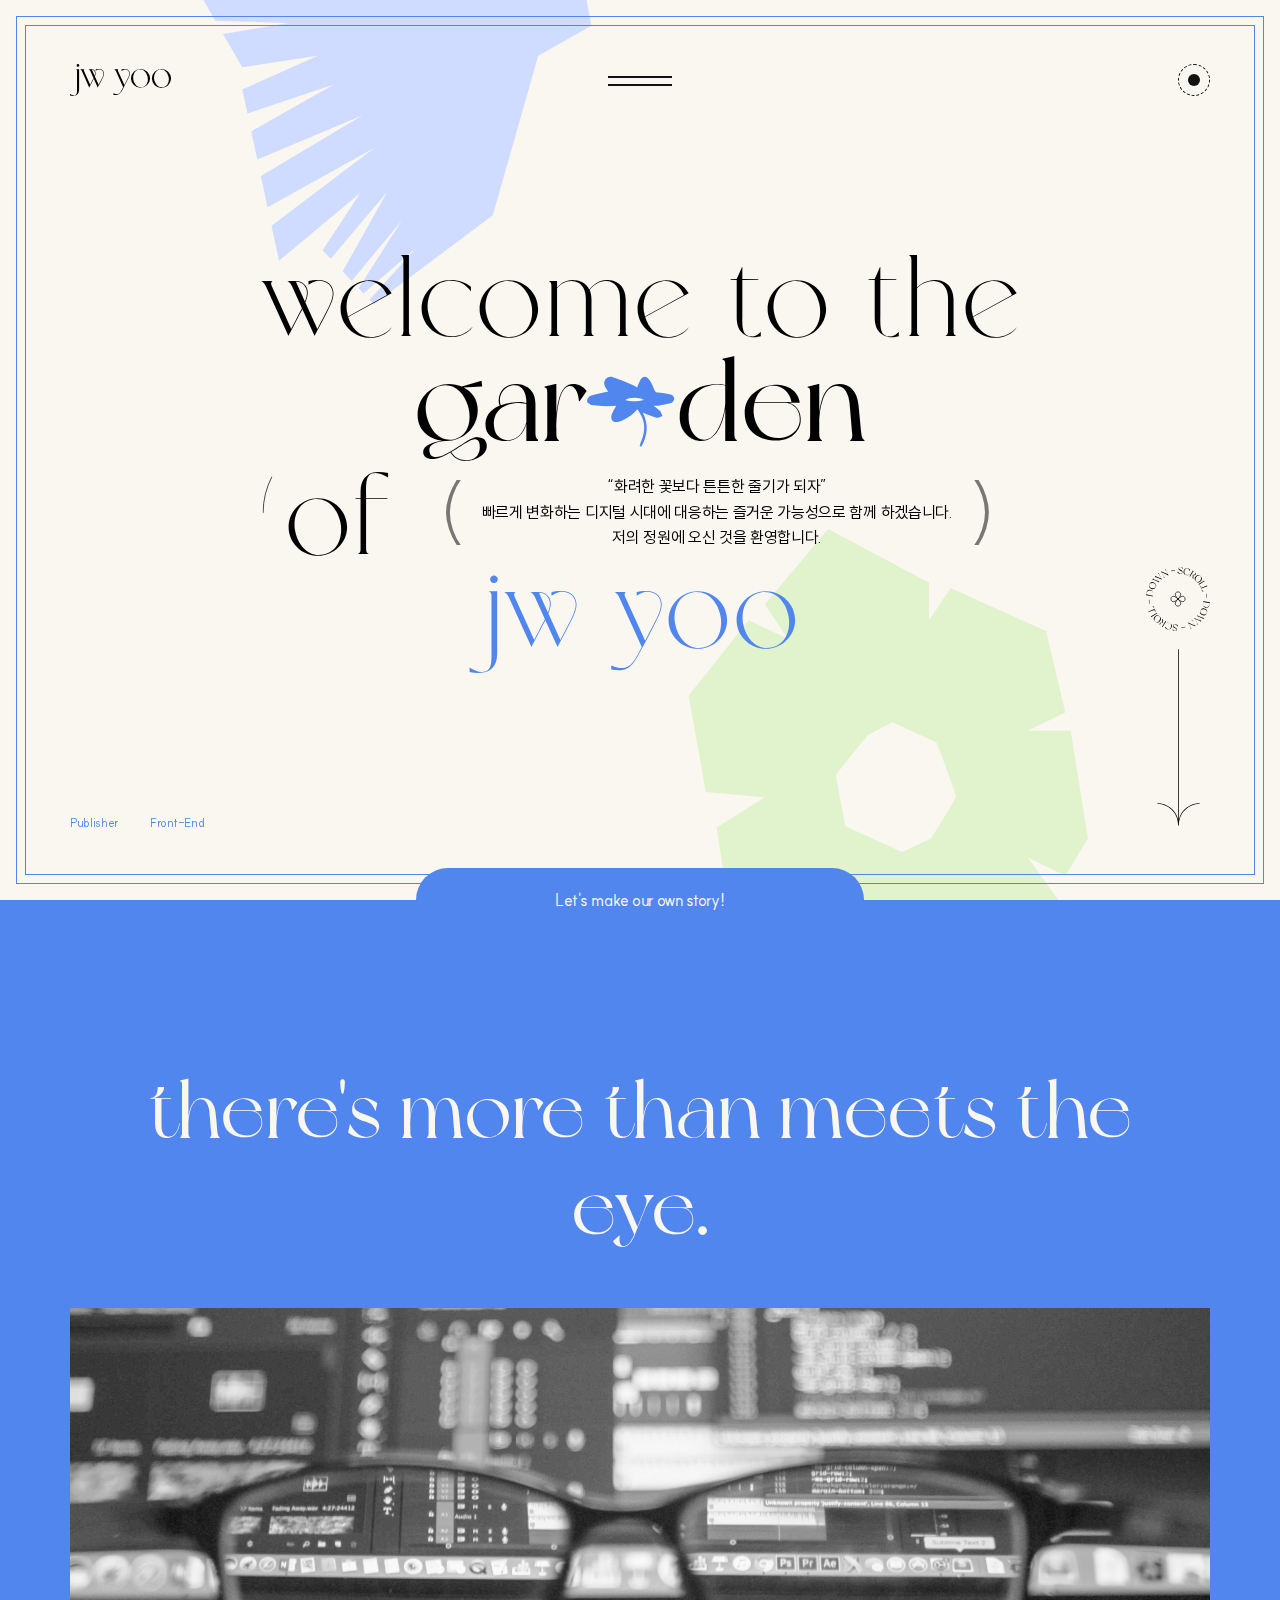
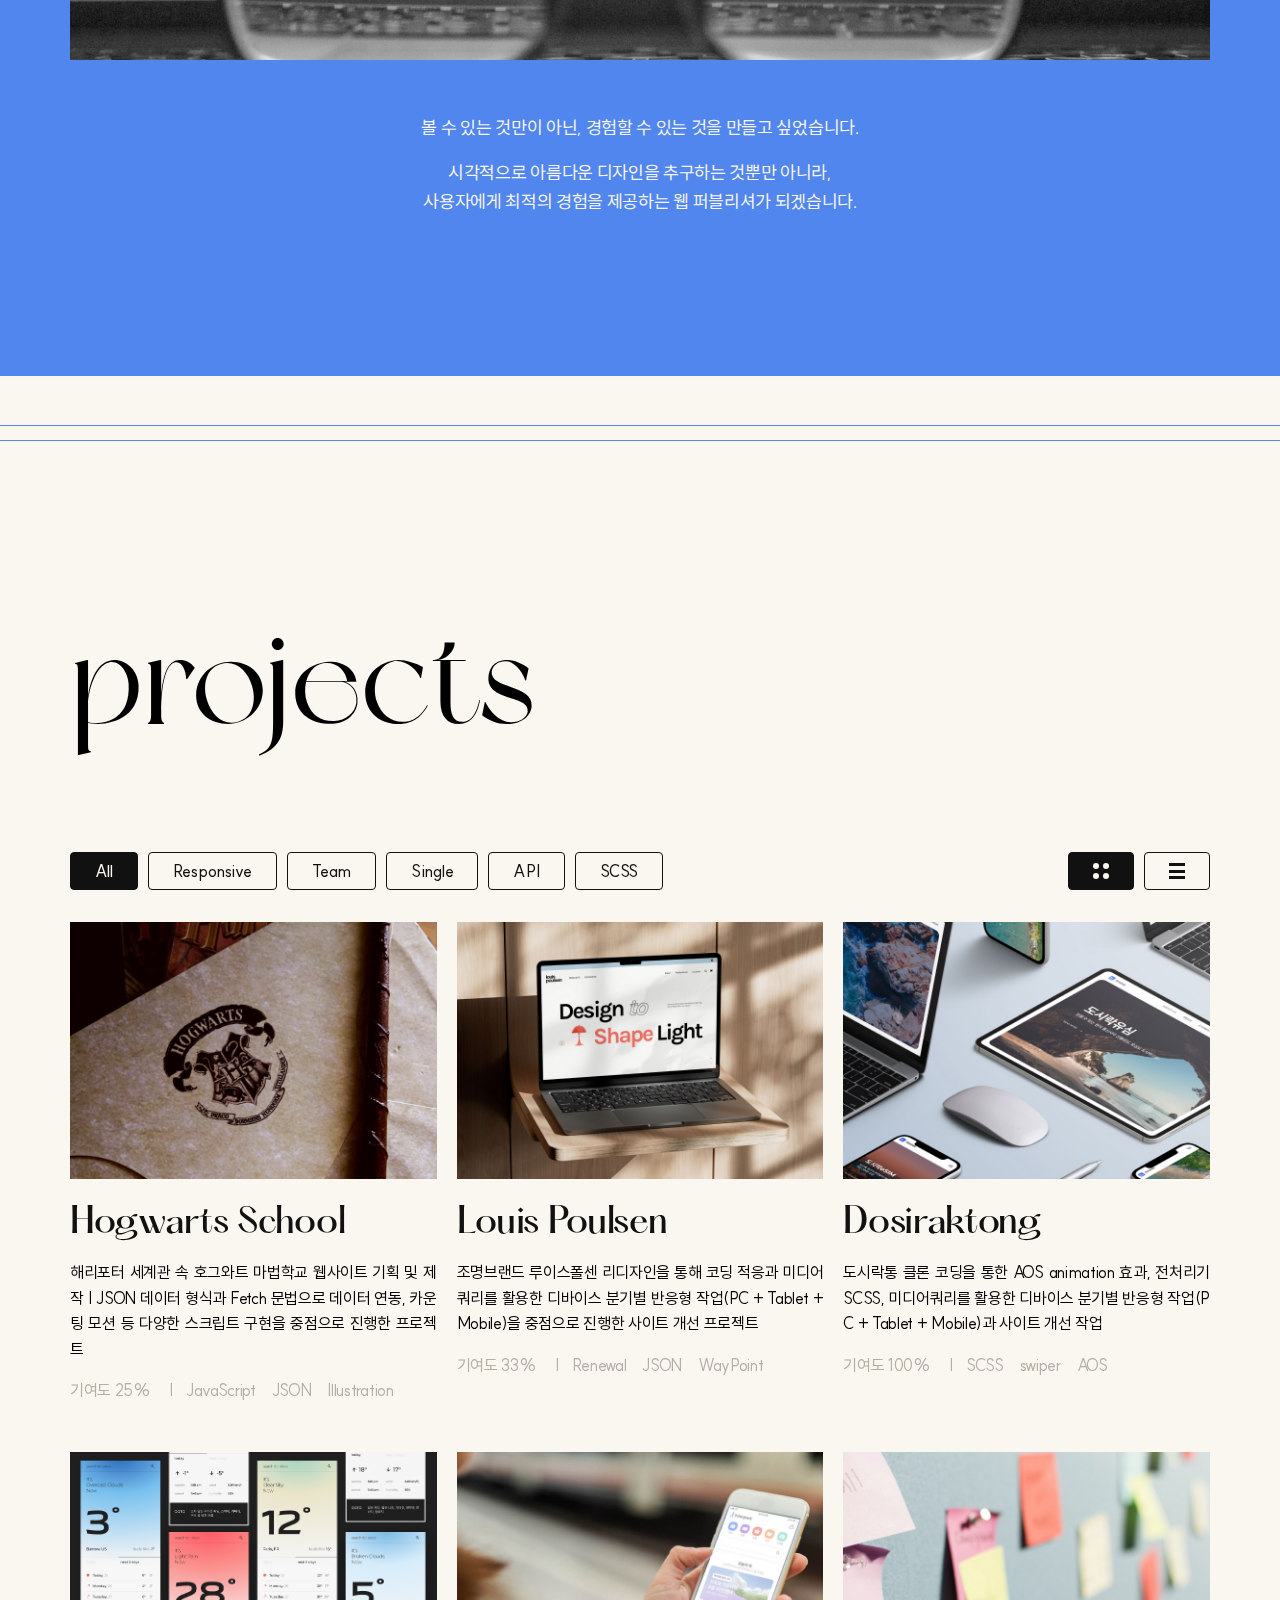
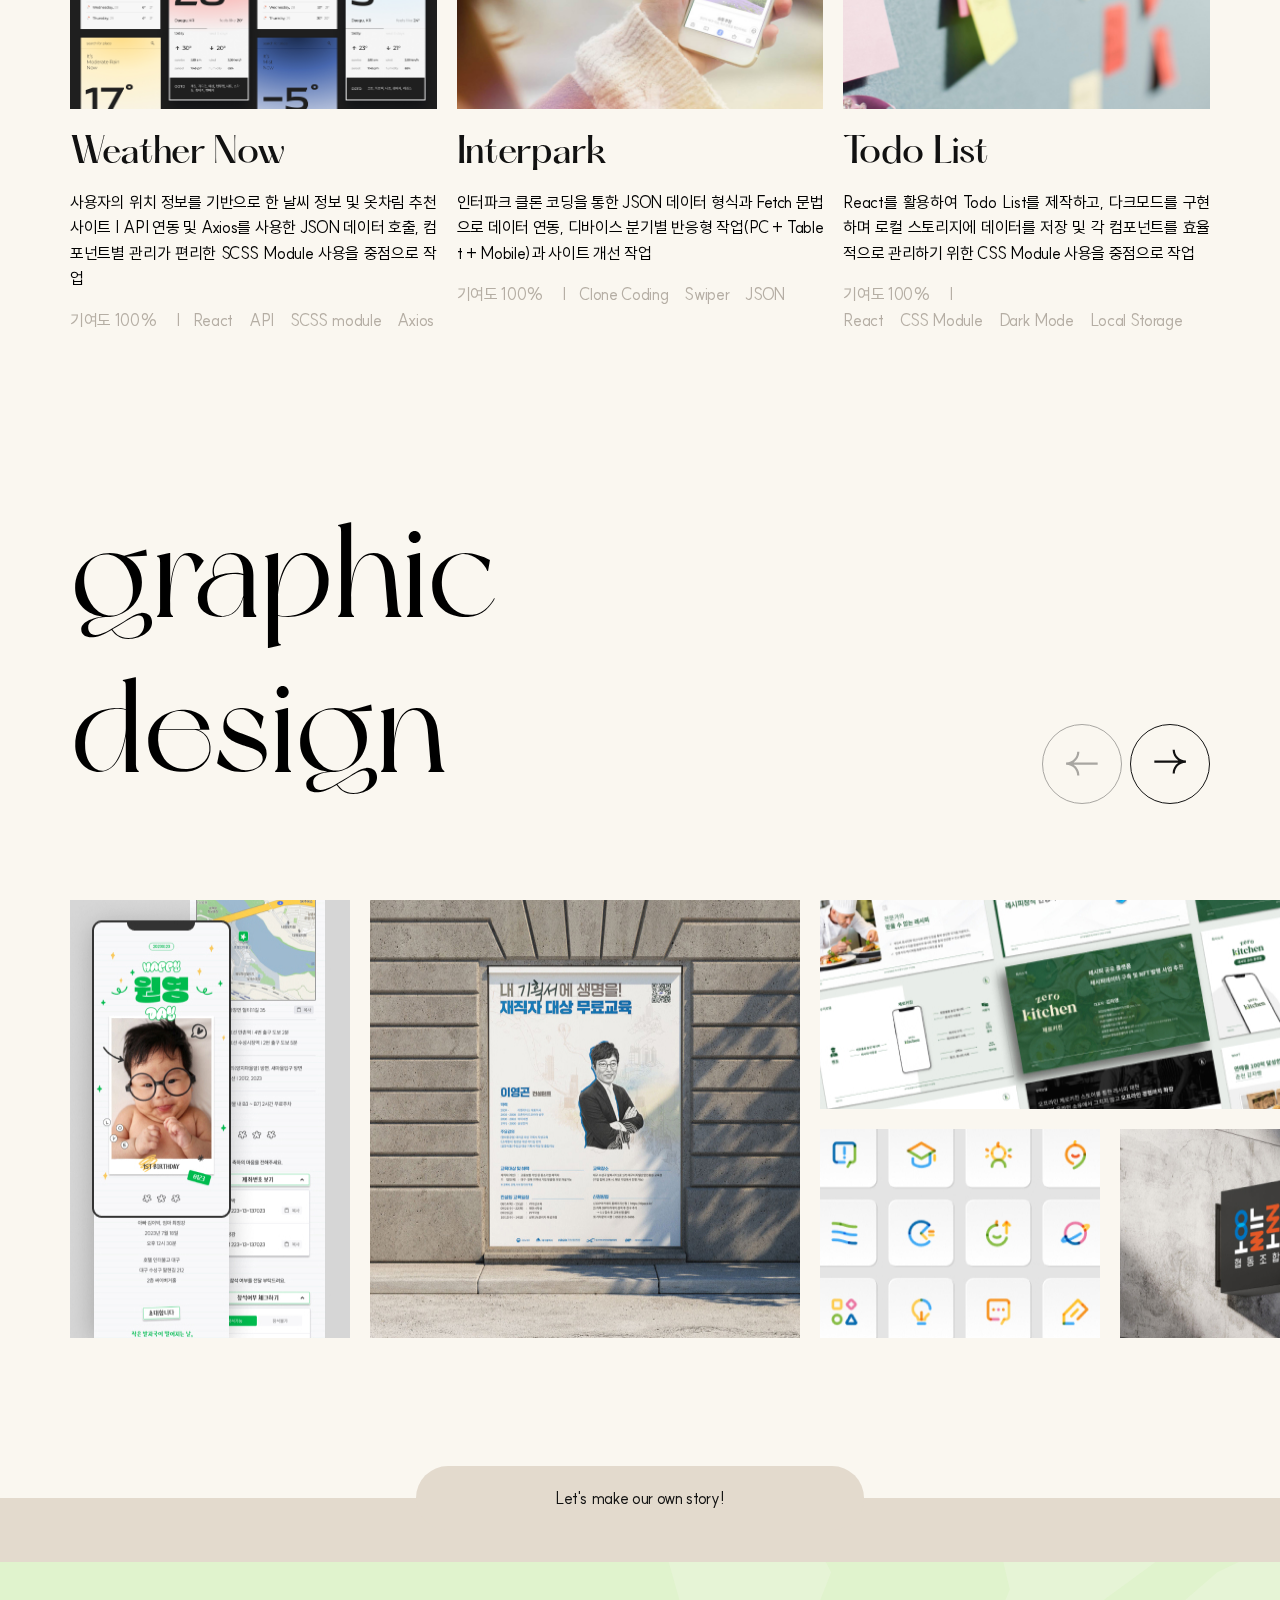
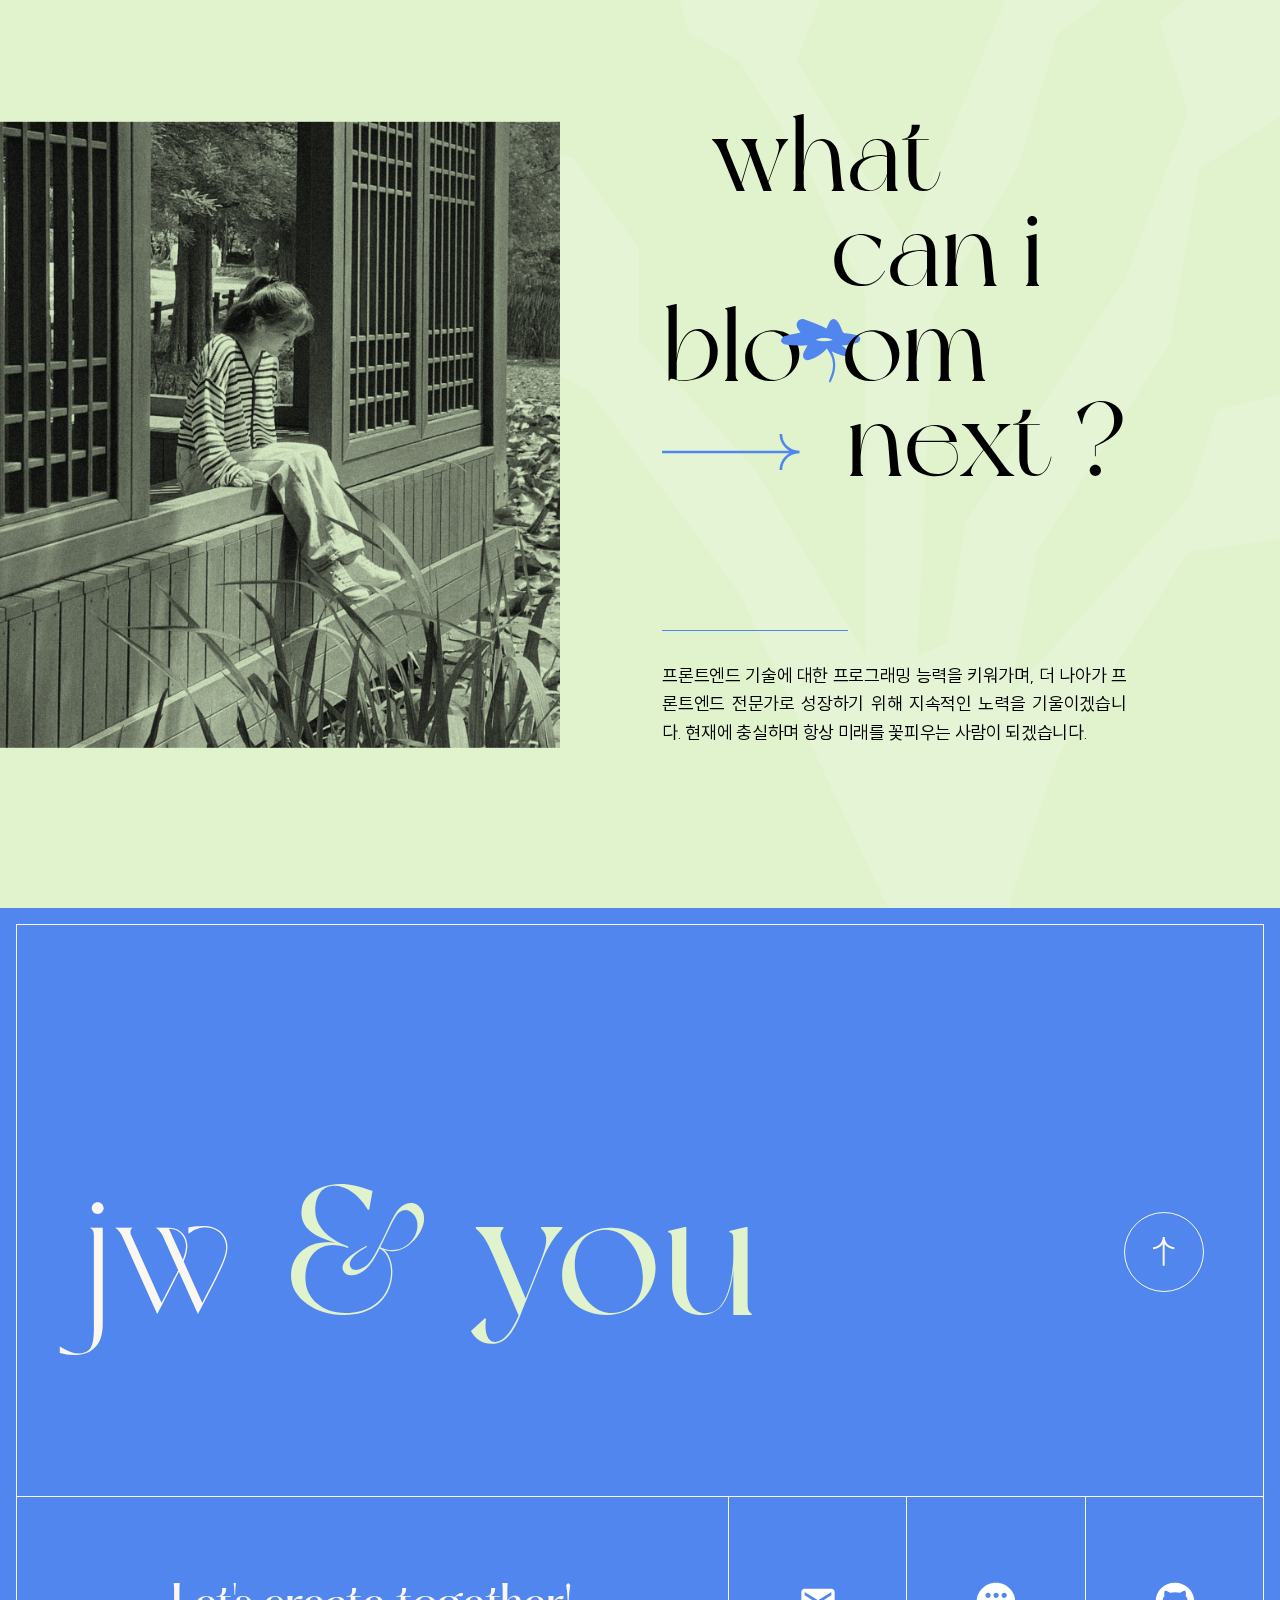
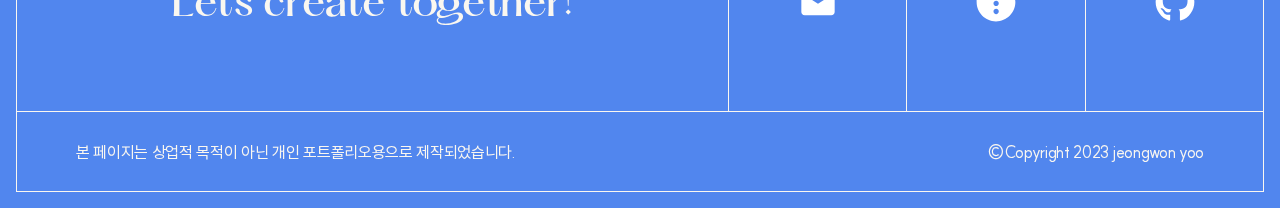
<file: index.html>
<!DOCTYPE html>
<html lang="ko">
  <head>
    <meta charset="UTF-8" />
    <meta name="viewport" content="width=device-width, initial-scale=1.0" />
    <meta name="description" content="웹퍼블리셔 유정원 포트폴리오. 즐거운 가능성으로 함께 하겠습니다." />
    <meta name="author" content="유정원" />
    <meta name="image" content="https://jeongwon.site/assets/ogImage.png" />
    <meta name="keywords" content="유정원, 웹 퍼블리셔, 신입 웹 퍼블리셔, 포트폴리오, 웹 퍼블리셔 포트폴리오" />
    <meta name="Reply-To" content="galleon32122@naver.com" />
    <meta property="og:type" content="website">
    <meta property="og:url" content="https://jeongwon.site/">
    <meta property="og:site_name" content="JW YOO | 웹 포트폴리오">
    <meta property="og:title" content="JW YOO | 웹 포트폴리오">
    <meta property="og:description" content="웹퍼블리셔 유정원 포트폴리오. 즐거운 가능성으로 함께 하겠습니다.">
    <meta property="og:image" content="https://jeongwon.site/assets/ogImage.png">
    <title>JW YOO</title>

    <!-- favicon -->
    <link rel="icon" type="image/png" sizes="16x16" href="img/icon/favicon-16x16.png"/>

    <!-- font -->
    <link rel="stylesheet" href="fonts/font.css" />

    <!-- css -->
    <link rel="stylesheet" href="css/vendors/minireset.css" />
    <link rel="stylesheet" href="css/vendors/aos.css" />
    <link rel="stylesheet" href="css/vendors/swiper-bundle.min.css" />
    <link rel="stylesheet" href="css/styles.css" />
  </head>
  <body data-color-index="0">
    <!-- 전체 레이아웃 -->
    <!-- 헤더 -->
    <header>
      <div class="inner">
        <a href="index.html" class="logo"></a>
        <button type="button" class="hamburger">
          <span class="hamburger_box">
            <span class="line line-1"></span>
            <span class="line line-2"></span>
          </span>
        </button>
        <div class="color_change_btn">
          <button class="color_change">
            <span class="ball"></span>
          </button>
        </div>
      </div>
      <div class="fullscreen_menu">
        <section class="link_area">
          <a href="#visual">
            <span class="link_text">home</span>
            <span class="arc">home</span>
          </a>
          <a href="#intro">
            <span class="link_text">about</span>
            <span class="arc">about</span>
          </a>
          <a href="#works">
            <span class="link_text">works</span>
            <span class="arc">works</span>
          </a>
          <a href="#footer">
            <span class="link_text">contact</span>
            <span class="arc">contact</span>
          </a>
        </section>
        <span class="desc">where do you wanna go?</span>
      </div>
    </header>
    <!-- // 헤더 -->
    <main>
      <!-- 메인 비주얼 -->
      <section class="visual" id="visual">
        <!-- 비주얼 타이틀 -->
        <div class="visual_title">
          <span data-aos="fade-up" data-aos-duration="1000">
            welcome to the
          </span>
          <div
            class="garden_wrap"
            data-aos="fade-up"
            data-aos-delay="200"
            data-aos-duration="1000"
          >
            <span class="text_accent">gar</span>
            <svg
              class="flower"
              width="113"
              height="91"
              viewBox="0 0 113 91"
              fill="none"
              xmlns="http://www.w3.org/2000/svg"
            >
              <path
                d="M85.62 38.0004C88.88 40.6404 91.62 42.3204 93.62 44.6204C95.2 46.4404 95.91 49.0104 97.01 51.2504C94.6 52.0304 92.01 53.8104 89.82 53.3804C85.01 52.3804 80.41 50.3804 75.76 48.7304C74.3232 48.1104 72.9211 47.4127 71.56 46.6404C79.64 62.2304 77.42 76.5404 69.95 90.4604L67.68 90.2304C67.8592 88.7688 68.1944 87.3306 68.68 85.9404C73.35 75.7504 75.3 65.2704 71.32 54.4804C69.85 50.4804 67.32 46.9604 64.94 42.6804C61.54 45.8504 59.09 48.8804 55.94 50.8604C51.08 53.9404 46 57.2804 40.61 58.7004C33.01 60.7004 29.14 55.3704 32.2 48.0804C33.53 44.8904 35.45 41.9404 37.51 38.0804C32.93 38.2904 28.74 38.7604 24.57 38.6104C18.2697 38.5513 11.9811 38.0534 5.75 37.1204C3.48 36.7204 0 33.8604 0 32.1404C0 29.8104 2.4 26.1404 4.55 25.4004C11.9 23.0204 19.6 21.6904 27.42 19.9404C26.67 18.9404 25.42 17.3204 24.31 15.6004C22.19 12.2004 20.95 8.60042 23.31 4.82042C25.67 1.04042 29.72 0.230417 33.48 1.54042C41.78 4.42042 49.88 7.85042 58.01 11.1704C60.18 12.1801 62.2962 13.3016 64.35 14.5304C65.3703 11.6945 66.5386 8.91402 67.85 6.20042C71.42 -0.369583 76.19 -0.799582 80.45 5.40042C83.05 9.19042 84.83 13.5804 86.6 17.8604C87.6 20.2104 88.8 20.9704 91.31 21.2004C96.7635 21.6169 102.172 22.49 107.48 23.8104C109.48 24.3304 112.12 27.0804 112.08 28.7504C112.08 30.8304 109.88 34.0504 107.96 34.6604C102.65 36.3604 96.96 37.0204 91.46 37.9604C89.5167 38.1102 87.5652 38.1236 85.62 38.0004ZM73.06 30.5904C67.43 26.8404 54.22 26.8904 49.29 30.5904C57.32 33.1704 64.83 32.9404 73.06 30.5904Z"
                fill="#5186EE"
              />
            </svg>

            <img
              src="img/rounded_arrow_animated.svg"
              alt="타이틀 화살표 데코"
              class="rounded_arrow"
            />
            <span class="text_accent">den</span>
          </div>
          <div
            class="desc_wrap"
            data-aos="fade-up"
            data-aos-delay="400"
            data-aos-duration="1000"
          >
            <h2 class="of">
              <img src="img/circle_animated.svg" alt="동그라미" />
              <span>of</span>
            </h2>
            <article class="desc">
              <span class="desc_bracket">(</span>
              <span class="desc_text">
                “화려한 꽃보다 튼튼한 줄기가 되자” <br />
                빠르게 변화하는 디지털 시대에 대응하는 즐거운 가능성으로 함께
                하겠습니다. <br />
                저의 정원에 오신 것을 환영합니다.
              </span>
              <span class="desc_bracket">)</span>
            </article>
          </div>
          <h2
            class="name_wrap"
            data-aos="fade-up"
            data-aos-delay="600"
            data-aos-duration="1000"
          >
            <span class="name">jw yoo</span>
            <img
              src="img/rounded_arrow_animated.svg"
              alt="타이틀 화살표 데코"
              class="rounded_arrow"
            />
          </h2>
        </div>
        <!-- // 비주얼 타이틀 -->
        <div class="tag">
          <span>publisher</span>
          <span>front-end</span>
        </div>
        <div class="scroll">
          <div class="rounded_shape">
            <img
              src="img/scroll_rounded_text.svg"
              alt="스크롤 텍스트"
              class="rounded_text"
            />
            <div class="scroll_flower">
              <img src="img/scroll_flower.svg" alt="스크롤 아이콘" />
            </div>
          </div>
          <a href="#intro">
            <img src="img/arrow_long.svg" alt="스크롤 화살표" />
          </a>
        </div>
        <div class="para_wrap">
          <div class="para_group">
            <!-- <img src="img/bird.svg" alt="새" class="deco deco-1" /> -->
            <svg
              class="deco deco-1"
              width="455"
              height="420"
              viewBox="0 0 455 420"
              fill="none"
              xmlns="http://www.w3.org/2000/svg"
            >
              <path
                fill-rule="evenodd"
                clip-rule="evenodd"
                d="M444.466 51.1149H359.754L155.123 -40.1987L50.6075 -49L54.2607 -21.2965L145.222 -13.7946L56.8125 -1.94593L59.138 15.6894L171.626 34.6126L62.0385 37.6851L63.8095 51.1149L165.025 73.1182L0 51.1149L26.6177 97.1841L110.016 99.5223L35.237 112.102L57.2085 150.13L143.021 136.928L57.2085 175.433L63.0592 202.686L161.374 169.731L67.3681 222.756L74.2604 254.859L193.686 204.855L78.311 273.727L85.9386 309.255L206.969 242.096L90.4648 330.338L99.0147 370.162L191.428 293.151L148.522 358.061L157.792 367.855L221.997 291.912L171.321 382.15L181.623 393.035L238.707 324.202L189.51 401.369L195.051 407.223L255.163 355.267L201.87 414.429L206.831 419.67L342.151 318.455L393.859 136.928L454.368 102.823L444.466 51.1149Z"
                fill="#D0DCFF"
              />
            </svg>
            <svg
              class="deco deco-2"
              width="465"
              height="544"
              viewBox="0 0 465 544"
              fill="none"
              xmlns="http://www.w3.org/2000/svg"
            >
              <path
                id="svg/flower-2"
                fill-rule="evenodd"
                clip-rule="evenodd"
                d="M280.232 106.055V62.3853L162.947 0L89.3328 87.3394L115.535 127.266L70.6172 106.055L0.745605 193.395L20.7089 305.688L89.3328 311.927L33.186 346.862L48.1584 444.183L115.535 494.092L162.947 465.395L147.975 516.55L190.397 544L286.47 516.55V479.119L305.186 505.321L407.498 479.119L429.957 430.459L395.021 381.798L438.691 403.009L464.892 359.339L444.929 234.569H395.021L438.691 213.358L416.232 118.532L305.186 68.6239L280.232 106.055ZM237.81 224.587L209.113 239.56L171.681 285.725L182.911 345.615L249.039 375.56L282.727 359.339C292.293 344.367 311.425 313.673 311.425 310.679C311.425 307.684 296.452 267.841 288.966 248.294L237.81 224.587Z"
                fill="#E0F3CD"
              />
            </svg>
          </div>
        </div>
        <div class="frame" data-aos="fade-in" data-aos-duration="1000"></div>
      </section>
      <!-- // 메인 비주얼 -->
      <!-- 소개 -->
      <section class="intro" id="intro">
        <div class="inner">
          <div class="cation_wrapper">
            <div class="caption_inner">
              <p>Let's make our own story!</p>
            </div>
          </div>
          <div class="intro_area">
            <h3 class="text_accent">there's more than meets the eye.</h3>
            <div class="img_area">
              <!-- svg, 안경 배경 -->
              <img
                src="img/goal_image-1.svg"
                alt="인트로 이미지 소스 왼쪽"
                data-aos="fade-up-right"
                data-aos-delay="100"
                data-aos-duration="500"
              />
              <img
                src="img/goal_image-2.svg"
                alt="인트로 이미지 소스 오른쪽"
                data-aos="fade-up-left"
                data-aos-delay="200"
                data-aos-duration="500"
              />
              <picture data-aos="fade-in">
                <svg
                  class="boom-1"
                  width="1180"
                  height="352"
                  viewBox="0 0 1180 352"
                  fill="none"
                  xmlns="http://www.w3.org/2000/svg"
                  preserveAspectRatio="xMidYMid slice"
                >
                  <g id="images">
                    <g id="Group 13">
                      <path
                        id="Vector"
                        d="M421 191.098L404.098 234.883L436.033 206.041L440.772 248L450.333 207.134L486.821 241.579L466.1 199.845L509 196.719L469.033 180.893L509 153.918L461.915 160.847L456.549 108L443 160.847L412.629 120.262L424.3 165.221L388 150.773L419.533 176.884L388 189.443L421 191.098Z"
                        fill="#E0F3CD"
                      />
                    </g>
                  </g>
                </svg>
              </picture>
              <picture data-aos="fade-in">
                <svg
                  class="boom-2"
                  width="1180"
                  height="352"
                  viewBox="0 0 1180 352"
                  fill="none"
                  xmlns="http://www.w3.org/2000/svg"
                  preserveAspectRatio="xMidYMid slice"
                >
                  <g id="images" clip-path="url(#clip0_795_1107)">
                    <g id="Group 13">
                      <path
                        id="Vector"
                        d="M745.636 256.981L734.043 287.005L755.948 267.228L759.199 296L765.758 267.978L790.786 291.597L776.573 262.979L806 260.836L778.585 249.984L806 231.486L773.702 236.238L770.021 200L760.727 236.238L739.894 208.408L747.9 239.237L723 229.33L744.63 247.235L723 255.847L745.636 256.981Z"
                        fill="#E0F3CD"
                      />
                    </g>
                  </g>
                  <defs>
                    <clipPath id="clip0_795_1107">
                      <rect width="1180" height="352" fill="white" />
                    </clipPath>
                  </defs>
                </svg>
              </picture>
            </div>
            <article class="desc_area">
              <p>
                볼 수 있는 것만이 아닌, 경험할 수 있는 것을 만들고 싶었습니다.
              </p>
              <p>
                시각적으로 아름다운 디자인을 추구하는 것뿐만 아니라, <br />
                사용자에게 최적의 경험을 제공하는 웹 퍼블리셔가 되겠습니다.
              </p>
            </article>
          </div>
        </div>
      </section>
      <!-- // 소개  -->
      <!-- 프로젝트 -->
      <section class="projects" id="works">
        <div class="inner">
          <h3 class="title">projects</h3>
          <div class="project_nav">
            <div class="mb_filter">
              <button class="label">
                <h3>filter</h3>
                <div class="more_btn">
                  <span></span>
                  <span></span>
                </div>
              </button>
              <ul class="option_list filter">
                <li class="active option_item" data-filter="all">All</li>
                <li class="option_item" data-filter="responsive">Responsive</li>
                <li class="option_item" data-filter="team">Team</li>
                <li class="option_item" data-filter="single">Single</li>
                <li class="option_item" data-filter="api">API</li>
                <li class="option_item" data-filter="scss">SCSS</li>
              </ul>
            </div>
            <nav class="filter">
              <button class="active option_item" data-filter="all">All</button>
              <button class="option_item" data-filter="responsive">
                Responsive
              </button>
              <button class="option_item" data-filter="team">Team</button>
              <button class="option_item" data-filter="single">Single</button>
              <button class="option_item" data-filter="api">API</button>
              <button class="option_item" data-filter="scss">SCSS</button>
            </nav>
            <nav class="view">
              <button class="active album" data-view="album">
                <div class="circle_wrap">
                  <div class="circle"></div>
                  <div class="circle"></div>
                  <div class="circle"></div>
                  <div class="circle"></div>
                </div>
              </button>
              <button class="list" data-view="list">
                <div class="line_wrap">
                  <div class="line"></div>
                  <div class="line"></div>
                  <div class="line"></div>
                </div>
              </button>
            </nav>
          </div>
          <div class="project_area">
            <div class="project_item">
              <!-- projectsdata.json -->
            </div>
          </div>
        </div>
      </section>
      <!-- // 프로젝트 -->
      <!-- 기타 디자인 -->
      <section class="graphics">
        <div class="swiper sw_graphic">
          <div class="graphic_top">
            <h3 class="title">
              graphic <br />
              design
            </h3>
            <div class="swiper_buttons">
              <button class="swiper-button-prev button">
                <svg
                  width="22"
                  height="29"
                  viewBox="0 0 22 29"
                  fill="none"
                  xmlns="http://www.w3.org/2000/svg"
                >
                  <path
                    fill-rule="evenodd"
                    clip-rule="evenodd"
                    d="M11.69 6.9374L11.6901 28.6973L9.69006 28.6973L9.69001 6.93732C7.48247 10.2512 3.74363 12.1351 7.96492e-05 12.1351L7.9824e-05 10.1351C4.83929 10.1351 9.68998 6.33793 9.68998 0.0634641L11.69 0.0634643L11.69 0.0636893L11.69 0.0794707C11.6982 6.34439 16.5448 10.1352 21.3799 10.1352L21.3799 12.1352C17.6364 12.1352 13.8976 10.2512 11.69 6.9374Z"
                    fill="#FAF7F0"
                  />
                </svg>
              </button>
              <button class="swiper-button-next button">
                <!-- <img src="img/arrow_small.svg" alt=""> -->
                <picture>
                  <svg
                    width="22"
                    height="29"
                    viewBox="0 0 22 29"
                    fill="none"
                    xmlns="http://www.w3.org/2000/svg"
                  >
                    <path
                      fill-rule="evenodd"
                      clip-rule="evenodd"
                      d="M11.69 6.9374L11.6901 28.6973L9.69006 28.6973L9.69001 6.93732C7.48247 10.2512 3.74363 12.1351 7.96492e-05 12.1351L7.9824e-05 10.1351C4.83929 10.1351 9.68998 6.33793 9.68998 0.0634641L11.69 0.0634643L11.69 0.0636893L11.69 0.0794707C11.6982 6.34439 16.5448 10.1352 21.3799 10.1352L21.3799 12.1352C17.6364 12.1352 13.8976 10.2512 11.69 6.9374Z"
                      fill="#FAF7F0"
                    />
                  </svg>
                </picture>
                <!-- <img src="img/arrow_small.svg" alt="다음보기" /> -->
              </button>
            </div>
          </div>
          <div class="swiper-wrapper">
            <!-- 슬라이드 -->
          </div>

          <!-- If we need navigation buttons -->
        </div>
      </section>
      <!-- // 기타 디자인 -->
      <!-- 목표 -->
      <section class="goal">
        <div class="cation_wrapper">
          <div class="caption_inner">
            <p>Let's make our own story!</p>
          </div>
        </div>
        <div class="img_area">
          <div class="goal_mine"></div>
          <svg
            width="950"
            height="762"
            viewBox="0 0 950 762"
            fill="none"
            xmlns="http://www.w3.org/2000/svg"
            class="goal_frame"
            preserveAspectRatio="xMidYMid slice"
          >
            <g id="img">
              <g id="Group 27">
                <path
                  id="Subtract"
                  fill-rule="evenodd"
                  clip-rule="evenodd"
                  d="M415.363 220.507C412.149 224.511 409.657 227.359 409.657 227.359C406.176 229.816 396.534 233.491 389.908 226.482C383.281 219.473 406.4 218.565 406.4 218.565C406.4 218.565 387.846 217.618 387.181 211.071C386.516 204.524 405.668 212.187 405.668 212.187C405.668 212.187 386.607 203.233 392.15 194.213C397.693 185.193 410.465 203.155 410.465 203.155C404.915 188.992 405.482 184.338 412.259 185.037C419.037 185.736 418.762 201.761 418.762 201.761C422.282 182.869 429.126 190.008 429.431 197.21C429.545 199.901 426.812 204.791 423.344 209.862C423.334 209.852 423.323 209.843 423.313 209.834C421.095 207.87 417.308 208.525 414.853 211.298C412.398 214.07 412.206 217.909 414.424 219.873C414.713 220.128 415.028 220.339 415.363 220.507Z"
                  fill="#D0DCFF"
                />
                <path
                  id="Vector"
                  d="M374.935 380.357C365.072 385.699 383.33 418.72 389.913 429.92C383.247 423.505 376.965 416.704 371.101 409.551C369.535 398.474 361.805 347.693 351.524 354.475C342.673 360.321 359.093 390.868 367.217 404.776C356.776 391.512 347.131 377.641 338.333 363.238C338.222 362.954 326.227 330.339 318.559 336.862C310.891 343.385 336.299 365.416 336.299 365.416V365.342C339.344 370.954 343.868 379.114 349.65 388.333C340.515 377.97 323.207 360.727 314.232 366.979C302.2 375.361 342.167 393.6 354.224 395.373C358.859 402.363 364.086 409.723 369.917 416.911C359.192 409.317 334.844 393.527 330.258 403.151C324.489 415.262 348.984 421.846 373.073 420.739C383.231 432.837 402.781 452 407.369 452C411.958 452 411.328 449.939 410.143 445.6C408.958 441.261 403.498 442.474 391.972 431.84C390.973 421.982 385.623 374.573 374.935 380.357Z"
                  fill="#D0DCFF"
                />
                <path
                  id="Vector 281"
                  d="M506 334.077L501.233 330.669L496.795 332.063L494 336.556L495.973 340.275L500.247 341.669L505.178 337.641L506 334.077Z"
                  fill="#D0DCFF"
                />
                <path
                  id="Vector 282"
                  d="M504.014 318.163L499.431 320.669L497.903 319.886L495 314.874L495.611 310.018L501.264 307.669L504.014 308.452L506 313.934L504.014 318.163Z"
                  fill="#D0DCFF"
                />
                <path
                  id="Vector 297"
                  d="M371.014 248.175L366.431 245.669L364.903 246.452L362 251.464L362.611 256.32L368.264 258.669L371.014 257.886L373 252.404L371.014 248.175Z"
                  fill="#D0DCFF"
                />
                <path
                  id="Vector 276"
                  d="M583.88 521.836C583.404 523.78 582.445 527.71 582.414 527.887L583.874 529.321L585.886 528.965L587.167 521.543L590.816 523.783L594.002 522.412L595.445 520.214L592.579 518.966L587.525 519.598L588.704 515.209L593.034 515.044L595.758 512.749L595.99 509.996L592.6 510.107L589.097 512.674L590.721 504.681L595.149 504.331L597.492 501.036L597.751 499.277L594.255 499.366L591.566 501.967L592.54 497.74L595.751 493.78L595.401 490.928L594.44 490.197L590.636 492.585L590.834 497.219L589.446 501.404L588.663 498.621L586.243 496.457L585.448 497.207L586.108 499.551L589.055 503.411L586.877 510.506L586.34 506.81L583.969 504.105L581.955 505.884L581.888 508.327L586.114 513.514L584.774 518.581L582.706 513.735L579.606 512.553L578.278 514.982L579.378 518.888L583.88 521.836Z"
                  fill="#D0DCFF"
                />
                <path
                  id="Vector 298 (Stroke)"
                  fill-rule="evenodd"
                  clip-rule="evenodd"
                  d="M498 508L477.5 466.5L459 439.5L445 437L439.5 445L404 443.5L357 455.5C342.6 428.3 349.333 387.5 354.5 370.5C350.9 365.3 354.667 362.667 357 362C359.333 349.667 365.6 319.4 372 297C378.4 274.6 394.667 261 402 257C404.056 244.077 411.288 234.604 419.135 224.326C424.646 217.106 430.462 209.489 435 200C443.8 181.6 457.333 184 463 187.5C473 183.9 475.167 190.333 475 194C505 197.2 512.167 220.667 512 232C519.2 252 503.667 260.333 495 262L490.5 275L472 286.5C472.493 286.845 472.899 287.527 473.231 288.481C475.595 295.271 474.169 315.832 473 326.5L468.5 348V364.5L472 390.5L512 392C530 391.6 534.5 403.167 534.5 409C542.5 419.4 549.833 445.333 552.5 457L574.5 504.5L578 518L574.5 520L578 529L607.5 546C613.667 546 625 548.3 621 557.5C618.014 564.368 601.654 565.719 587.935 565.338C583.276 565.209 578.922 564.88 575.5 564.5C578.545 566.72 581.879 569.901 583.519 573.166C586.187 578.48 584.366 584.018 569.5 586C545.5 589.2 521.5 576.667 512.5 570C508.704 566.204 508.121 561.047 508.727 556.576C509.143 553.508 510.119 550.763 511 549L506 547.5L498 508ZM500.978 554.346L499.111 553.785L490.366 510.609L470.579 470.553L454.295 446.786L448.671 445.782L443.585 453.18L404.839 451.543L352.877 464.809L349.93 459.243C341.793 443.873 339.867 425.26 340.417 408.906C340.911 394.214 343.433 380.58 345.94 371.334C344.617 367.873 344.588 364.118 346.553 360.626C347.459 359.017 348.629 357.773 349.851 356.821C352.605 342.767 358.382 315.544 364.308 294.802C370.6 272.778 385.401 258.368 394.828 252.024C397.445 240.811 403.342 232.04 409.276 224.09C410.498 222.453 411.716 220.855 412.923 219.273C418.403 212.086 423.633 205.226 427.783 196.548C432.978 185.686 440.264 179.714 448.285 177.764C454.144 176.339 459.609 177.26 463.775 178.961C469.095 177.8 474.25 178.505 478.206 182.117C479.803 183.575 480.898 185.245 481.633 186.925C495.668 189.733 505.241 196.837 511.309 205.282C517.52 213.925 519.797 223.59 519.989 230.64C523.832 242.478 521.408 252.148 515.549 259.052C511.403 263.938 505.969 266.937 501.184 268.593L497.132 280.297L481.766 289.849C481.841 290.296 481.906 290.741 481.963 291.177C482.421 294.659 482.543 298.865 482.5 303.07C482.413 311.548 481.637 321.127 480.952 327.372L480.91 327.758L476.5 348.828V363.964L479.03 382.758L512.072 383.997C522.801 383.813 530.668 387.222 535.814 392.667C539.833 396.919 541.728 401.929 542.303 406.165C546.556 412.525 550.218 421.615 553.068 429.932C556.194 439.055 558.683 448.296 560.108 454.39L582.063 501.793L587.279 521.912L584.489 523.506L609.77 538.075C613.347 538.305 618.022 539.125 621.948 541.307C624.48 542.714 627.382 545.076 628.886 548.882C630.453 552.848 629.953 556.973 628.337 560.69C625.975 566.121 620.775 568.808 616.775 570.226C612.458 571.756 607.397 572.563 602.496 572.983C599.089 573.275 595.556 573.396 592.098 573.397C592.25 574.015 592.368 574.65 592.445 575.302C593.051 580.451 590.918 585.235 586.444 588.543C582.524 591.442 577.061 593.063 570.557 593.93C556.909 595.75 543.587 593.075 532.717 589.246C521.846 585.416 512.886 580.241 507.738 576.428L507.262 576.076L506.843 575.657C501.557 570.371 500.335 563.71 500.544 558.41C500.599 557.013 500.753 555.65 500.978 554.346Z"
                  fill="#D0DCFF"
                />
              </g>
            </g>
          </svg>
        </div>
        <div class="text_area">
          <div class="goal_title">
            <p class="what">what</p>
            <p class="can">can i</p>
            <div class="bloom_wrap">
              <p>
                blo<svg
                  width="113"
                  height="91"
                  viewBox="0 0 113 91"
                  fill="none"
                  xmlns="http://www.w3.org/2000/svg"
                >
                  <path
                    d="M85.62 38.0004C88.88 40.6404 91.62 42.3204 93.62 44.6204C95.2 46.4404 95.91 49.0104 97.01 51.2504C94.6 52.0304 92.01 53.8104 89.82 53.3804C85.01 52.3804 80.41 50.3804 75.76 48.7304C74.3232 48.1104 72.9211 47.4127 71.56 46.6404C79.64 62.2304 77.42 76.5404 69.95 90.4604L67.68 90.2304C67.8592 88.7688 68.1944 87.3306 68.68 85.9404C73.35 75.7504 75.3 65.2704 71.32 54.4804C69.85 50.4804 67.32 46.9604 64.94 42.6804C61.54 45.8504 59.09 48.8804 55.94 50.8604C51.08 53.9404 46 57.2804 40.61 58.7004C33.01 60.7004 29.14 55.3704 32.2 48.0804C33.53 44.8904 35.45 41.9404 37.51 38.0804C32.93 38.2904 28.74 38.7604 24.57 38.6104C18.2697 38.5513 11.9811 38.0534 5.75 37.1204C3.48 36.7204 0 33.8604 0 32.1404C0 29.8104 2.4 26.1404 4.55 25.4004C11.9 23.0204 19.6 21.6904 27.42 19.9404C26.67 18.9404 25.42 17.3204 24.31 15.6004C22.19 12.2004 20.95 8.60042 23.31 4.82042C25.67 1.04042 29.72 0.230417 33.48 1.54042C41.78 4.42042 49.88 7.85042 58.01 11.1704C60.18 12.1801 62.2962 13.3016 64.35 14.5304C65.3703 11.6945 66.5386 8.91402 67.85 6.20042C71.42 -0.369583 76.19 -0.799582 80.45 5.40042C83.05 9.19042 84.83 13.5804 86.6 17.8604C87.6 20.2104 88.8 20.9704 91.31 21.2004C96.7635 21.6169 102.172 22.49 107.48 23.8104C109.48 24.3304 112.12 27.0804 112.08 28.7504C112.08 30.8304 109.88 34.0504 107.96 34.6604C102.65 36.3604 96.96 37.0204 91.46 37.9604C89.5167 38.1102 87.5652 38.1236 85.62 38.0004ZM73.06 30.5904C67.43 26.8404 54.22 26.8904 49.29 30.5904C57.32 33.1704 64.83 32.9404 73.06 30.5904Z"
                    fill="#5186EE"
                  /></svg
                >om
              </p>
            </div>
            <div class="next_wrap">
              <svg
                width="214"
                height="56"
                viewBox="0 0 214 56"
                fill="none"
                xmlns="http://www.w3.org/2000/svg"
              >
                <path
                  fill-rule="evenodd"
                  clip-rule="evenodd"
                  d="M198.188 30L-1.1365e-06 30L-1.31134e-06 26L198.188 26C188.535 20.5473 183 10.279 183 -7.99919e-06L187 -8.17404e-06C187 12.9821 197.185 25.9871 213.975 26L214 26L214 26L214 30C197.195 30 187 43.0115 187 56L183 56C183 45.7209 188.535 35.4526 198.188 30Z"
                  fill="#5186EE"
                />
              </svg>

              <p>next ?</p>
            </div>
          </div>
          <article class="desc_area">
            <span>
              프론트엔드 기술에 대한 프로그래밍 능력을 키워가며, 더 나아가
              프론트엔드 전문가로 성장하기 위해 지속적인 노력을 기울이겠습니다.
              현재에 충실하며 항상 미래를 꽃피우는 사람이 되겠습니다.
            </span>
          </article>
        </div>
      </section>
      <!-- // 목표 -->
    </main>
    <!-- 푸터 -->
    <footer id="footer">
      <div class="footer_top">
        <p>jw <span class="text_accent">& you</span></p>
        <a class="go_top">
          <img src="img/arrow_small.svg" alt="위로가기" />
        </a>
      </div>
      <section class="footer_link">
        <div class="text_box">
          <a href="mailto:galleon32122@naver.com" class="link_mail link_item">
            Let's create together!
          </a>
        </div>
        <div class="mail box">
          <a href="mailto:galleon32122@naver.com" class="link_mail">
            <svg
              class="link_item"
              width="64"
              height="64"
              viewBox="0 0 64 64"
              fill="none"
              xmlns="http://www.w3.org/2000/svg"
            >
              <g id="Email" clip-path="url(#clip0_158_192)">
                <path
                  id="Vector"
                  d="M53.3335 10.667H10.6668C7.7335 10.667 5.36016 13.067 5.36016 16.0003L5.3335 48.0003C5.3335 50.9337 7.7335 53.3337 10.6668 53.3337H53.3335C56.2668 53.3337 58.6668 50.9337 58.6668 48.0003V16.0003C58.6668 13.067 56.2668 10.667 53.3335 10.667ZM53.3335 21.3337L32.0002 34.667L10.6668 21.3337V16.0003L32.0002 29.3337L53.3335 16.0003V21.3337Z"
                  fill="#FAF7F0"
                />
              </g>
              <defs>
                <clipPath id="clip0_158_192">
                  <rect width="64" height="64" fill="white" />
                </clipPath>
              </defs>
            </svg>
          </a>
        </div>
        <div class="tistory box">
          <a target="_blank" href="https://y-circle.tistory.com/">
            <svg
              class="link_item"
              width="64"
              height="64"
              viewBox="0 0 64 64"
              fill="none"
              xmlns="http://www.w3.org/2000/svg"
            >
              <g id="Tistory">
                <path
                  id="Subtract"
                  fill-rule="evenodd"
                  clip-rule="evenodd"
                  d="M32 63C49.1208 63 63 49.1208 63 32C63 14.8792 49.1208 1 32 1C14.8792 1 1 14.8792 1 32C1 49.1208 14.8792 63 32 63ZM19.2796 25.5716C21.6137 25.5716 23.5058 23.6794 23.5058 21.3454C23.5058 19.0113 21.6137 17.1192 19.2796 17.1192C16.9455 17.1192 15.0534 19.0113 15.0534 21.3454C15.0534 23.6794 16.9455 25.5716 19.2796 25.5716ZM32.2067 25.5716C34.5408 25.5716 36.4329 23.6794 36.4329 21.3454C36.4329 19.0113 34.5408 17.1192 32.2067 17.1192C29.8727 17.1192 27.9805 19.0113 27.9805 21.3454C27.9805 23.6794 29.8727 25.5716 32.2067 25.5716ZM36.4329 34.2721C36.4329 36.6062 34.5408 38.4983 32.2067 38.4983C29.8727 38.4983 27.9805 36.6062 27.9805 34.2721C27.9805 31.9381 29.8727 30.046 32.2067 30.046C34.5408 30.046 36.4329 31.9381 36.4329 34.2721ZM32.2067 51.426C34.5408 51.426 36.4329 49.5339 36.4329 47.1998C36.4329 44.8658 34.5408 42.9737 32.2067 42.9737C29.8727 42.9737 27.9805 44.8658 27.9805 47.1998C27.9805 49.5339 29.8727 51.426 32.2067 51.426ZM49.3601 21.3454C49.3601 23.6794 47.468 25.5716 45.1339 25.5716C42.7999 25.5716 40.9078 23.6794 40.9078 21.3454C40.9078 19.0113 42.7999 17.1192 45.1339 17.1192C47.468 17.1192 49.3601 19.0113 49.3601 21.3454Z"
                  fill="#FAF7F0"
                />
              </g>
            </svg>
          </a>
        </div>
        <div class="github box">
          <a target="_blank" href="https://github.com/CircleYoo">
            <svg
              class="link_item"
              width="64"
              height="64"
              viewBox="0 0 64 64"
              fill="none"
              xmlns="http://www.w3.org/2000/svg"
            >
              <g id="github">
                <path
                  id="Vector"
                  d="M31.6 1C14.2625 1 1 14.1625 1 31.5C1 45.3625 9.725 57.225 22.1875 61.4C23.7875 61.6875 24.35 60.7 24.35 59.8875C24.35 59.1125 24.3125 54.8375 24.3125 52.2125C24.3125 52.2125 15.5625 54.0875 13.725 48.4875C13.725 48.4875 12.3 44.85 10.25 43.9125C10.25 43.9125 7.3875 41.95 10.45 41.9875C10.45 41.9875 13.5625 42.2375 15.275 45.2125C18.0125 50.0375 22.6 48.65 24.3875 47.825C24.675 45.825 25.4875 44.4375 26.3875 43.6125C19.4 42.8375 12.35 41.825 12.35 29.8C12.35 26.3625 13.3 24.6375 15.3 22.4375C14.975 21.625 13.9125 18.275 15.625 13.95C18.2375 13.1375 24.25 17.325 24.25 17.325C26.75 16.625 29.4375 16.2625 32.1 16.2625C34.7625 16.2625 37.45 16.625 39.95 17.325C39.95 17.325 45.9625 13.125 48.575 13.95C50.2875 18.2875 49.225 21.625 48.9 22.4375C50.9 24.65 52.125 26.375 52.125 29.8C52.125 41.8625 44.7625 42.825 37.775 43.6125C38.925 44.6 39.9 46.475 39.9 49.4125C39.9 53.625 39.8625 58.8375 39.8625 59.8625C39.8625 60.675 40.4375 61.6625 42.025 61.375C54.525 57.225 63 45.3625 63 31.5C63 14.1625 48.9375 1 31.6 1Z"
                  fill="#FAF7F0"
                />
              </g>
            </svg>
          </a>
        </div>
      </section>
      <div class="bottom_area">
        <span>
          본 페이지는 상업적 목적이 아닌 개인 포트폴리오용으로 제작되었습니다.
        </span>
        <span>©Copyright 2023 jeongwon yoo</span>
      </div>
    </footer>
    <!-- // 푸터 -->
    <!-- // 전체 레이아웃 -->
  </body>
  <script src="js/vivus.min.js"></script>
  <script src="js/aos.js"></script>
  <script src="js/swiper-bundle.min.js"></script>
  <script src="js/index.js"></script>
</html>
</file>
<file: fonts/font.css>
/* suit */

@font-face {
  font-family: "SUIT";
  font-weight: 200;
  src: url("./SUIT-ExtraLight.woff2") format("woff2");
}

@font-face {
  font-family: "SUIT";
  font-weight: 400;
  src: url("./SUIT-Regular.woff2") format("woff2");
}
@font-face {
  font-family: "SUIT";
  font-weight: 500;
  src: url("./SUIT-Medium.woff2") format("woff2");
}


/* seawave (logo / only eng) */
@font-face {
  font-family: "Seawave";
  src: url(../fonts/NT-SEAWAVE-alternative.woff) format("woff");
}

/* new york (title / only eng) */
@font-face {
  font-family: "NewYork";
  src: url(../fonts/NewYork-PERSONAL-USE.woff) format("woff");
}

/* hatton (body /only eng) */
@font-face {
  font-family: "Hatton";
  src: url(../fonts/PP-Hatton-Medium-500.woff) format("woff");
}
</file>
<file: css/styles.css>
@charset "UTF-8";
/*
  :root {
    --primary-color: #5186ee;
    --secondary-color: #e0f3cd;
    --sub-color: #d0dcff;
  }
  */
:root {
    --primary-color: #5186ee;
    --secondary-color: #e0f3cd;
    --sub-color: #d0dcff;
}
::-moz-selection {
  background-color: #faf7f0;
  color: var(--primary-color);
}
::selection {
  background-color: #faf7f0;
  color: var(--primary-color);
}

::-webkit-scrollbar {
  display: none;
}

body {
  background-color: #faf7f0;
  position: relative;
  letter-spacing: -0.02rem;
}

a {
  text-decoration: none;
}

.primary-color {
  background-color: var(--primary-color);
}

.text_accent {
  font-family: "NewYork", serif !important;
}

.inner {
  margin: 0 4.375rem;
  transition: margin 0.3s ease-in-out;
}
@media (min-width: 769px) and (max-width: 1024px) {
  .inner {
    margin: 0 3.125rem;
  }
}
@media (max-width: 768px) {
  .inner {
    margin: 0 1.875rem;
  }
}

.cation_wrapper {
  position: absolute;
  top: 0;
  left: 0;
  right: 0;
  display: flex;
  justify-content: center;
}
.cation_wrapper .caption_inner {
  background-color: var(--primary-color);
  width: 35%;
  border-radius: 5rem;
  transform: translateY(-50%);
  padding: 2rem 0;
  transition: all 0.3s ease-in-out;
}
.cation_wrapper .caption_inner p {
  text-align: center;
  transform: translateY(-50%);
  color: #faf7f0;
  font-family: "SUIT", -apple-system, Apple SD Gothic Neo, 맑은 고딕,
    Malgun Gothic, sans-serif;
  line-height: 0;
}
@media (min-width: 769px) and (max-width: 1024px) {
  .cation_wrapper .caption_inner {
    padding: 1.5rem 0;
    width: 50%;
  }
}
@media (max-width: 768px) {
  .cation_wrapper .caption_inner {
    padding: 1.25rem 0;
    width: 80%;
  }
}
@media (min-width: 769px) and (max-width: 1024px) {
  .cation_wrapper .caption_inner {
    width: 50%;
  }
}
@media (max-width: 768px) {
  .cation_wrapper .caption_inner {
    padding: 1.5rem 0;
    width: 80%;
  }
}

header .inner {
  z-index: 999;
  position: fixed;
  top: 3rem;
  left: 0;
  right: 0;
  display: flex;
  flex-direction: row;
  align-items: center;
  justify-content: space-between;
  transition: all 0.3s ease-in-out;
}
header .inner .logo {
  flex: 1;
  height: 2rem;
  min-width: 4rem;
  background: url(../img/logo.svg) no-repeat left;
  background-size: contain;
  transition: height 0.3s ease-in-out;
}
header .inner .hamburger {
  flex: 1;
  display: flex;
  justify-content: center;
  align-items: center;
}
header .inner .hamburger .hamburger_box {
  margin: 1.75rem 0;
  display: flex;
  flex-direction: column;
  justify-content: space-between;
  position: relative;
  width: 4rem;
  height: 0.5rem;
  cursor: pointer;
  transition: all 0.3s ease-in-out;
}
header .inner .hamburger .hamburger_box .line {
  display: block;
  background-color: #111111;
  width: 100%;
  height: 0.125rem;
  position: absolute;
  left: 0;
  transition: transform 0.6s ease-in-out;
}
header .inner .hamburger .hamburger_box .line-1 {
  top: 0;
}
header .inner .hamburger .hamburger_box .line-2 {
  top: 100%;
}
header .inner .hamburger .hamburger_box.active .line-1 {
  transform: translateY(0.25rem) translateX(0) rotate(45deg);
}
header .inner .hamburger .hamburger_box.active .line-2 {
  transform: translateY(-0.25rem) translateX(0) rotate(-45deg);
}
header .inner .hamburger .hamburger_box.active:hover .line-1 {
  transform: translateZ(0) translateY(0.25rem) rotate(-135deg);
}
header .inner .hamburger .hamburger_box.active:hover .line-2 {
  transform: translateZ(0) translateY(-0.25rem) rotate(-225deg);
}
header .inner .color_change_btn {
  flex: 1;
  display: flex;
  align-items: center;
  justify-content: flex-end;
}
header .inner .color_change_btn .color_change {
  display: flex;
  align-items: center;
  justify-content: center;
  width: 2rem;
  height: 2rem;
  border: 1px dashed #111111;
  border-radius: 50%;
  cursor: pointer;
  animation: infinite_rotate 10s linear infinite;
  transform-origin: 50% 50%;
}
@keyframes infinite_rotate {
  100% {
    transform: rotate(360deg);
  }
}
header .inner .color_change_btn .color_change .ball {
  background-color: #111111;
  width: 0.75rem;
  height: 0.75rem;
  border-radius: 50%;
  transition: all 0.15s cubic-bezier(0.25, 0.08, 0.55, 1.2);
}
header .inner .color_change_btn .color_change:hover {
  animation: infinite_rotate-to-left 10s linear infinite;
  transform-origin: 50% 50%;
}
@keyframes infinite_rotate-to-left {
  100% {
    transform: rotate(-360deg);
  }
}
header .inner .color_change_btn .color_change.click .ball {
  width: 80%;
  height: 80%;
}
header .fullscreen_menu {
  width: 100%;
  background-color: #faf7f0;
  position: fixed;
  top: 0;
  left: 0;
  right: 0;
  visibility: hidden;
  height: 100vh;
  z-index: 10;
  padding: 1rem;
  display: flex;
  flex-direction: column;
  align-items: center;
  justify-content: center;
  transition: all 0.6s ease-in-out;
}
header .fullscreen_menu::before {
  content: "";
  position: absolute;
  border: 1px solid var(--primary-color);
  margin: 1rem;
  top: 0;
  left: 0;
  right: 0;
  bottom: 0;
  transition: all 0.3s ease-in-out;
}
header .fullscreen_menu .link_area {
  display: flex;
  flex-direction: column;
  align-items: center;
  gap: 1.5rem;
  opacity: 0;
  transition: 0.6s ease-in-out;
}
header .fullscreen_menu .link_area a {
  display: block;
  height: 5rem;
  position: relative;
  transition: all 0.3s ease-in-out;
}
header .fullscreen_menu .link_area a span {
  font-size: 5rem;
  color: #111111;
  text-transform: uppercase;
  text-align: center;
}
header .fullscreen_menu .link_area a span.link_text {
  font-family: "SUIT", -apple-system, Apple SD Gothic Neo, 맑은 고딕,
    Malgun Gothic, sans-serif;
  font-weight: 200;
  letter-spacing: -0.1rem;
  transition: opacity 0.3s ease-in-out;
  opacity: 1;
}
header .fullscreen_menu .link_area a span.arc {
  position: absolute;
  left: 0;
  font-family: "NewYork", serif;
  transition: opacity 0.3s ease-in-out;
  opacity: 0;
}
header .fullscreen_menu .link_area a:nth-child(1) .arc,
header .fullscreen_menu .link_area a:nth-child(2) .arc {
  left: 0.25rem;
}
header .fullscreen_menu .link_area a:hover span.link_text {
  opacity: 0;
}
header .fullscreen_menu .link_area a:hover span.arc {
  opacity: 1;
}
header .fullscreen_menu .desc {
  font-family: "SUIT", -apple-system, Apple SD Gothic Neo, 맑은 고딕,
    Malgun Gothic, sans-serif;
  font-size: 1.125rem;
  font-weight: 400;
  letter-spacing: 0.5rem;
  text-transform: uppercase;
  position: absolute;
  bottom: 3rem;
  opacity: 0;
  transition: 0.6s ease-in-out;
}
header .fullscreen_menu.on {
  visibility: visible;
}
header .fullscreen_menu.on .link_area {
  opacity: 1;
}
header .fullscreen_menu.on .desc {
  opacity: 1;
}

@media (min-width: 769px) and (max-width: 1024px) {
  header .inner {
    top: 2.5rem;
  }
  header .inner .hamburger .hamburger_box {
    width: 3rem;
  }
  header .fullscreen_menu .link_area a {
    height: 3rem;
  }
  header .fullscreen_menu .link_area a span {
    font-size: 3rem;
  }
  header .fullscreen_menu .link_area a:nth-child(1) .arc,
  header .fullscreen_menu .link_area a:nth-child(2) .arc {
    left: 0;
  }
  header .fullscreen_menu .desc {
    font-size: 0.75rem;
    letter-spacing: 0.375rem;
  }
}
@media (max-width: 768px) {
  header .inner {
    top: 1rem;
  }
  header .inner .logo {
    height: 1.5rem;
  }
  header .inner .hamburger .hamburger_box {
    width: 2rem;
  }
  header .fullscreen_menu::before {
    margin: 0.65rem;
  }
  header .fullscreen_menu .link_area {
    gap: 2rem;
  }
  header .fullscreen_menu .link_area a {
    height: 3rem;
  }
  header .fullscreen_menu .link_area a span {
    font-size: 3rem;
  }
  header .fullscreen_menu .link_area a:nth-child(1) .arc,
  header .fullscreen_menu .link_area a:nth-child(2) .arc {
    left: 0;
  }
  header .fullscreen_menu .desc {
    font-size: 0.625rem;
    letter-spacing: 0.375rem;
  }
}
.visual {
  height: 100vh;
  width: 100%;
  position: relative;
  display: flex;
  align-items: center;
  justify-content: center;
  text-align: center;
  flex-direction: column;
}
.visual .visual_title {
  display: flex;
  flex-direction: column;
  align-items: center;
  justify-content: center;
  padding: 0 3vw;
}
.visual .visual_title span {
  font-family: "Seawave", serif;
  font-size: clamp(7rem, 9vw, 11rem);
}
.visual .visual_title .garden_wrap {
  display: flex;
  margin-top: -4%;
  position: relative;
  align-items: center;
}
.visual .visual_title .garden_wrap .flower {
  width: clamp(4rem, 8vw, 5.5rem);
  margin-top: 5%;
}
.visual .visual_title .garden_wrap .flower path {
  fill: var(--primary-color);
  transition: fill 0.3s ease-in-out;
}
.visual .visual_title .garden_wrap .rounded_arrow {
  position: absolute;
  bottom: 4%;
  right: 35%;
  width: 4rem;
  transition: width 0.6s ease;
}
.visual .visual_title .desc_wrap {
  display: flex;
  flex-direction: row;
  align-items: center;
  margin-top: -3%;
}
.visual .visual_title .desc_wrap .of {
  position: relative;
}
.visual .visual_title .desc_wrap .of img {
  position: absolute;
  top: 10%;
  left: 5%;
  transform: scale(1.5);
}
.visual .visual_title .desc_wrap .desc {
  display: flex;
  flex-direction: row;
  align-items: center;
  justify-content: space-between;
  margin-left: 3rem;
  transition: margin-left 0.6s ease;
}
.visual .visual_title .desc_wrap .desc .desc_bracket {
  font-family: "SUIT", -apple-system, Apple SD Gothic Neo, 맑은 고딕,
    Malgun Gothic, sans-serif;
  font-size: clamp(5rem, 5vw, 6rem);
  color: #797774;
  font-weight: 200;
  transition: font-size 0.6s ease;
}
.visual .visual_title .desc_wrap .desc .desc_text {
  font-family: "SUIT", -apple-system, Apple SD Gothic Neo, 맑은 고딕,
    Malgun Gothic, sans-serif;
  font-size: 1rem;
  line-height: 1.6;
  text-align: center;
  margin: 0 1rem;
}
.visual .visual_title .name_wrap {
  margin-top: -5%;
  position: relative;
}
.visual .visual_title .name_wrap .name {
  color: var(--primary-color);
}
.visual .visual_title .name_wrap .rounded_arrow {
  position: absolute;
  transform: scaleY(-1);
  right: 10%;
  top: 18%;
  width: 4rem;
  transition: width 0.6s ease;
}
.visual .tag {
  position: absolute;
  bottom: 4.375rem;
  left: 4.375rem;
  color: var(--primary-color);
  display: inline-flex;
  align-items: flex-start;
  gap: 2rem;
  transition: all 0.3s ease-in-out;
}
.visual .tag span {
  font-family: "SUIT", -apple-system, Apple SD Gothic Neo, 맑은 고딕,
    Malgun Gothic, sans-serif;
  font-size: 0.75rem;
  text-transform: capitalize;
  transition: font-size 0.3s ease-in-out;
}
.visual .scroll {
  position: absolute;
  bottom: 4.375rem;
  right: 4.375rem;
  width: 4rem;
  display: flex;
  flex-direction: column;
  align-items: center;
  gap: 1.125rem;
  transition: all 0.3s ease-in-out;
}
.visual .scroll .rounded_shape {
  position: relative;
  width: 4rem;
  height: 4rem;
}
.visual .scroll .rounded_shape .rounded_text {
  animation: infinite_rotate 10s linear infinite;
  transform-origin: 50% 50%;
}
@keyframes infinite_rotate {
  100% {
    transform: rotate(360deg);
  }
}
.visual .scroll .rounded_shape .scroll_flower {
  position: absolute;
  width: 100%;
  height: 100%;
  top: 0;
  display: flex;
  align-items: center;
  justify-content: center;
}
.visual .scroll .rounded_shape .scroll_flower img {
  width: 1rem;
  height: 1rem;
}
.visual .para_wrap {
  position: absolute;
  top: 0;
  bottom: 0;
  left: 0;
  right: 0;
  overflow: hidden;
  z-index: -1;
}
.visual .para_wrap .para_group {
  display: flex;
  justify-content: center;
  align-items: center;
  height: 100%;
}
.visual .para_wrap .para_group .deco {
  position: absolute;
  transition: all 0.6s ease-out;
  width: 25rem;
}
.visual .para_wrap .para_group .deco-1 {
  top: -10%;
  left: 15%;
  transform: translateY(0);
}
.visual .para_wrap .para_group .deco-1 path {
  fill: var(--sub-color);
  transition: fill 0.3s ease-in-out;
}
.visual .para_wrap .para_group .deco-2 {
  bottom: -15%;
  right: 15%;
  transform: translateY(0);
}
.visual .para_wrap .para_group .deco-2 path {
  fill: var(--secondary-color);
  transition: fill 0.3s ease-in-out;
}
.visual .frame {
  border: 1px solid var(--primary-color);
  position: absolute;
  top: 1rem;
  bottom: 1rem;
  left: 1rem;
  right: 1rem;
  z-index: -1;
  transition: all 0.3s ease-in-out;
}
.visual .frame::before {
  content: "";
  position: absolute;
  border: 1px solid var(--primary-color);
  margin: 0.5rem;
  top: 0;
  left: 0;
  right: 0;
  bottom: 0;
  transition: all 0.3s ease-in-out;
}

@media (min-width: 769px) and (max-width: 1024px) {
  .visual .visual_title span {
    font-size: clamp(5.5rem, 10vw, 6.5rem);
  }
  .visual .visual_title .garden_wrap .rounded_arrow {
    width: 2.5rem;
  }
  .visual .visual_title .desc_wrap .desc {
    margin-left: 1.5rem;
  }
  .visual .visual_title .desc_wrap .desc .desc_bracket {
    font-size: 3.5rem;
  }
  .visual .visual_title .desc_wrap .desc .desc_text {
    font-size: 0.75rem;
  }
  .visual .visual_title .name_wrap .rounded_arrow {
    width: 2.5rem;
  }
  .visual .tag {
    bottom: 3.125rem;
    left: 3.125rem;
  }
  .visual .scroll {
    bottom: 3.125rem;
    right: 3.125rem;
  }
  .visual .frame::before {
    margin: 0.375rem;
  }
}
@media (max-width: 768px) {
  .visual .visual_title span {
    font-size: clamp(3.5rem, 12.5vw, 6rem);
  }
  .visual .visual_title .garden_wrap .flower {
    width: clamp(2.75rem, 7vw, 3.25rem);
  }
  .visual .visual_title .garden_wrap .rounded_arrow {
    display: none;
  }
  .visual .visual_title .desc_wrap {
    margin-top: -5%;
  }
  .visual .visual_title .desc_wrap .of img {
    display: none;
  }
  .visual .visual_title .desc_wrap .desc {
    display: none;
  }
  .visual .visual_title .name_wrap {
    margin-top: -2%;
  }
  .visual .visual_title .name_wrap .rounded_arrow {
    display: none;
  }
  .visual .tag {
    justify-content: center;
    bottom: 3.125rem;
    left: 0;
    right: 0;
  }
  .visual .tag span {
    font-size: 1rem;
  }
  .visual .scroll {
    display: none;
  }
  .visual .frame {
    top: 0.65rem;
    bottom: 0.65rem;
    left: 0.65rem;
    right: 0.65rem;
  }
  .visual .frame::before {
    opacity: 0;
  }
}
.intro {
  width: 100%;
  height: auto;
  background-color: var(--primary-color);
  position: relative;
  display: flex;
  align-items: center;
  justify-content: center;
  transition: background-color 0.3s ease-in-out;
}
.intro .inner {
  padding: 10rem 0;
}
.intro .inner .intro_area {
  display: flex;
  flex-direction: column;
  align-items: center;
  text-align: center;
  gap: 6vh;
}
.intro .inner .intro_area h3 {
  min-width: 80%;
  font-size: 5rem;
  color: #faf7f0;
  transition: font-size 0.3s ease-in-out;
}
.intro .inner .intro_area .img_area {
  position: relative;
  width: -webkit-fill-available;
  height: 22rem;
  background: url(../img/intro_glasses.jpg) no-repeat center center;
  overflow: hidden;
  transition: height 0.3s ease;
}
.intro .inner .intro_area .img_area img {
  position: absolute;
  left: 0;
  width: 100%;
  height: auto;
  min-width: 100%;
  min-height: 100%;
  -o-object-fit: cover;
  object-fit: cover;
}
.intro .inner .intro_area .img_area picture {
  position: absolute;
  left: 0;
  width: 100%;
  height: 100%;
  min-width: 100%;
  min-height: 100%;
}
.intro .inner .intro_area .img_area picture svg {
  position: absolute;
  width: max(80px, 100%);
  height: max(80px, 100%);
  left: 0;
}
.intro .inner .intro_area .img_area picture svg path {
  fill: var(--secondary-color);
  transition: fill 0.3s ease-in-out;
}
.intro .inner .intro_area .img_area picture svg.boom-1 {
  left: 0.5rem;
}
.intro .inner .intro_area .desc_area {
  color: #faf7f0;
  font-size: 1.125rem;
  font-family: "SUIT", -apple-system, Apple SD Gothic Neo, 맑은 고딕,
    Malgun Gothic, sans-serif;
  line-height: 1.6;
}
.intro .inner .intro_area .desc_area p:first-child {
  margin-bottom: 1rem;
}

@media (min-width: 769px) and (max-width: 1024px) {
  .intro .inner .intro_area h3 {
    font-size: 3rem;
  }
  .intro .inner .intro_area .img_area {
    height: 14.625rem;
  }
  .intro .inner .desc_area p {
    font-size: 1rem;
  }
}
@media (max-width: 768px) {
  .intro .inner {
    padding: 7rem 0;
  }
  .intro .inner .intro_area {
    gap: 5vh;
  }
  .intro .inner .intro_area h3 {
    font-size: clamp(2.5rem, 6.25vw, 3rem);
  }
  .intro .inner .intro_area .img_area {
    height: 12.5rem;
    background-size: cover;
  }
  .intro .inner .desc_area p {
    font-size: 1rem;
  }
}
@media (max-width: 768px) and (max-width: 400px) {
  .intro .inner .desc_area p br {
    display: none;
  }
}
.projects {
  position: relative;
  margin-top: 4rem;
  border-top: 1px solid var(--primary-color);
  transition: all 0.3s ease-in-out;
}
.projects::before {
  content: "";
  position: absolute;
  border-top: 1px solid var(--primary-color);
  top: -1rem;
  left: 0;
  right: 0;
}
.projects .inner {
  padding: 10rem 0;
  transition: padding 0.3s ease-in-out;
}
.projects .inner .title {
  font-size: 8rem;
  font-family: "NewYork", serif;
  margin-bottom: 6rem;
  transition: all 0.3s;
}
.projects .inner .project_nav {
  width: 100%;
  display: inline-flex;
  flex-wrap: wrap;
  flex-direction: row;
  align-items: center;
  justify-content: space-between;
  row-gap: 1rem;
}
.projects .inner .project_nav .mb_filter {
  display: none;
  width: 60%;
  height: 100%;
  position: relative;
}
.projects .inner .project_nav .mb_filter .label {
  border: 1px solid #111111;
  border-radius: 0.25rem;
  color: #111111;
  cursor: pointer;
  display: flex;
  align-items: center;
  justify-content: center;
  font-size: 1rem;
  font-family: "SUIT", -apple-system, Apple SD Gothic Neo, 맑은 고딕,
    Malgun Gothic, sans-serif;
  font-weight: 500;
  letter-spacing: -0.01rem;
  padding: 0.5rem 1.5rem;
  text-transform: capitalize;
  transition: background-color 0.3s ease;
  width: 100%;
  justify-content: space-between;
}
@media (min-width: 769px) and (max-width: 1024px) {
  .projects .inner .project_nav .mb_filter .label {
    padding: 0.5rem 1.25rem;
    font-size: 0.875rem;
  }
}
@media (max-width: 768px) {
  .projects .inner .project_nav .mb_filter .label {
    font-size: 0.875rem;
  }
}
.projects .inner .project_nav .mb_filter .label h3 {
  font-size: 1.125rem;
  font-family: "SUIT", -apple-system, Apple SD Gothic Neo, 맑은 고딕,
    Malgun Gothic, sans-serif;
}
.projects .inner .project_nav .mb_filter .label .more_btn {
  width: 1rem;
  height: 1rem;
  display: flex;
  align-items: center;
  justify-content: center;
  position: relative;
}
.projects .inner .project_nav .mb_filter .label .more_btn span {
  display: block;
  background-color: #111111;
  width: 100%;
  height: 0.125rem;
  position: relative;
}
.projects .inner .project_nav .mb_filter .label .more_btn span:first-child {
  position: absolute;
  transform: rotate(90deg);
  transition: all 0.4s ease-in-out;
}
.projects .inner .project_nav .mb_filter .label .more_btn span.on:first-child {
  transform: rotate(0);
  opacity: 0;
}
.projects .inner .project_nav .mb_filter .option_list {
  display: none;
  position: absolute;
  left: 0;
  right: 0;
  z-index: 210;
  background-color: #faf7f0;
  border: 1px solid #111111;
  border-radius: 0.25rem;
  margin-top: 1rem;
  cursor: pointer;
}
.projects .inner .project_nav .mb_filter .option_list .option_item {
  transition: background-color 0.15s ease-in-out;
  padding: 0.5rem 1.5rem;
  font-family: "SUIT", -apple-system, Apple SD Gothic Neo, 맑은 고딕,
    Malgun Gothic, sans-serif;
}
.projects .inner .project_nav .mb_filter .option_list .option_item:hover {
  background-color: #e3dacd;
}
.projects .inner .project_nav .mb_filter .option_list.on {
  display: block;
}
.projects .inner .project_nav .filter {
  display: flex;
  gap: 0.625rem;
}
.projects .inner .project_nav .filter button {
  border: 1px solid #111111;
  border-radius: 0.25rem;
  color: #111111;
  cursor: pointer;
  display: flex;
  align-items: center;
  justify-content: center;
  font-size: 1rem;
  font-family: "SUIT", -apple-system, Apple SD Gothic Neo, 맑은 고딕,
    Malgun Gothic, sans-serif;
  font-weight: 500;
  letter-spacing: -0.01rem;
  padding: 0.5rem 1.5rem;
  text-transform: capitalize;
  transition: background-color 0.3s ease;
}
@media (min-width: 769px) and (max-width: 1024px) {
  .projects .inner .project_nav .filter button {
    padding: 0.5rem 1.25rem;
    font-size: 0.875rem;
  }
}
@media (max-width: 768px) {
  .projects .inner .project_nav .filter button {
    font-size: 0.875rem;
  }
}
.projects .inner .project_nav .filter button.active,
.projects .inner .project_nav .filter button:hover {
  color: #faf7f0;
  background-color: #111111;
}
.projects .inner .project_nav .view {
  display: flex;
  gap: 0.625rem;
}
.projects .inner .project_nav .view button {
  border: 1px solid #111111;
  border-radius: 0.25rem;
  color: #111111;
  cursor: pointer;
  display: flex;
  align-items: center;
  justify-content: center;
  font-size: 1rem;
  font-family: "SUIT", -apple-system, Apple SD Gothic Neo, 맑은 고딕,
    Malgun Gothic, sans-serif;
  font-weight: 500;
  letter-spacing: -0.01rem;
  padding: 0.5rem 1.5rem;
  text-transform: capitalize;
  transition: background-color 0.3s ease;
  padding: 0.625rem 1.5rem;
}
@media (min-width: 769px) and (max-width: 1024px) {
  .projects .inner .project_nav .view button {
    padding: 0.5rem 1.25rem;
    font-size: 0.875rem;
  }
}
@media (max-width: 768px) {
  .projects .inner .project_nav .view button {
    font-size: 0.875rem;
  }
}
.projects .inner .project_nav .view .album .circle_wrap {
  display: grid;
  grid-template-columns: 1fr 1fr;
  grid-template-rows: 1fr 1fr;
  grid-gap: 0.25rem;
  width: 1rem;
  height: 1rem;
}
.projects .inner .project_nav .view .album .circle_wrap .circle {
  background-color: #111111;
  width: 0.375rem;
  height: 0.375rem;
  border-radius: 50%;
}
.projects .inner .project_nav .view .album.active,
.projects .inner .project_nav .view .album:hover {
  background-color: #111111;
}
.projects .inner .project_nav .view .album.active .circle,
.projects .inner .project_nav .view .album:hover .circle {
  background-color: #faf7f0;
}
.projects .inner .project_nav .view .list .line_wrap {
  display: flex;
  flex-direction: column;
  justify-content: space-between;
  width: 1rem;
  height: 1rem;
}
.projects .inner .project_nav .view .list .line_wrap .line {
  background-color: #111111;
  width: 100%;
  height: 0.188rem;
}
.projects .inner .project_nav .view .list.active,
.projects .inner .project_nav .view .list:hover {
  background-color: #111111;
}
.projects .inner .project_nav .view .list.active .line,
.projects .inner .project_nav .view .list:hover .line {
  background-color: #faf7f0;
}
.projects .inner .project_area {
  display: grid;
  grid-template-columns: repeat(3, 1fr);
  grid-column-gap: 1.25rem;
  grid-row-gap: 3rem;
  margin-top: 2rem;
  transition: opacity 0.25s ease-in-out;
  /* 리스트형 */
  /* // 리스트형 */
}
.projects .inner .project_area .project_item {
  display: flex;
  flex-direction: column;
}
.projects .inner .project_area .project_item .img_wrap {
  display: block;
  position: relative;
  overflow: hidden;
  padding-bottom: 70%;
  min-height: 200px;
}
.projects .inner .project_area .project_item .img_wrap .item_img {
  width: 100%;
  height: 100%;
  position: absolute;
  top: 0;
  left: 0;
  -o-object-fit: cover;
  object-fit: cover;
  vertical-align: top;
  transition: transform 0.6s ease-in-out;
}
.projects .inner .project_area .project_item .img_wrap .item_img.on {
  filter: blur(0.125rem);
}
.projects .inner .project_area .project_item .img_wrap .img_hover {
  position: absolute;
  top: 0;
  bottom: 0;
  left: 0;
  right: 0;
  background-color: rgba(17, 17, 17, 0.7);
  display: flex;
  align-items: center;
  justify-content: center;
  transition: all 0.3s ease-in-out;
  opacity: 0;
}
.projects .inner .project_area .project_item .img_wrap .img_hover .more_link {
  position: absolute;
  display: flex;
  align-items: center;
  gap: 0.625rem;
  top: 1.25rem;
  left: 1.25rem;
}
.projects .inner .project_area .project_item .img_wrap .img_hover .more_link a {
  border: 1px solid #111111;
  border-radius: 0.25rem;
  color: #111111;
  cursor: pointer;
  display: flex;
  align-items: center;
  justify-content: center;
  font-size: 1rem;
  font-family: "SUIT", -apple-system, Apple SD Gothic Neo, 맑은 고딕,
    Malgun Gothic, sans-serif;
  font-weight: 500;
  letter-spacing: -0.01rem;
  padding: 0.5rem 1.5rem;
  text-transform: capitalize;
  transition: background-color 0.3s ease;
  border: none;
  background-color: #faf7f0;
  transition: opacity 0.3s ease-in-out;
}
@media (min-width: 769px) and (max-width: 1024px) {
  .projects
    .inner
    .project_area
    .project_item
    .img_wrap
    .img_hover
    .more_link
    a {
    padding: 0.5rem 1.25rem;
    font-size: 0.875rem;
  }
}
@media (max-width: 768px) {
  .projects
    .inner
    .project_area
    .project_item
    .img_wrap
    .img_hover
    .more_link
    a {
    font-size: 0.875rem;
  }
}
.projects
  .inner
  .project_area
  .project_item
  .img_wrap
  .img_hover
  .more_link
  a:hover {
  opacity: 0.9;
}
.projects .inner .project_area .project_item .img_wrap .img_hover .link {
  display: flex;
  align-items: center;
  gap: 0.75rem;
  margin: 0.5rem 1rem;
  overflow: hidden;
}
.projects .inner .project_area .project_item .img_wrap .img_hover .link span {
  color: #faf7f0;
  font-size: 1.5rem;
  font-family: "SUIT", -apple-system, Apple SD Gothic Neo, 맑은 고딕,
    Malgun Gothic, sans-serif;
  text-transform: uppercase;
  transition: all 0.3s ease-in-out;
}
.projects .inner .project_area .project_item .img_wrap .img_hover .link .arrow {
  transform: rotate(90deg);
  width: 1.5rem;
  height: 1.5rem;
  transition: all 0.3s ease-in-out;
}
.projects
  .inner
  .project_area
  .project_item
  .img_wrap
  .img_hover
  .link
  .arrow.arrow-1 {
  opacity: 0;
  width: 0;
}
.projects
  .inner
  .project_area
  .project_item
  .img_wrap
  .img_hover
  .link:hover
  .arrow.arrow-1 {
  opacity: 1;
  width: 1.5rem;
}
.projects
  .inner
  .project_area
  .project_item
  .img_wrap
  .img_hover
  .link:hover
  .arrow.arrow-2 {
  opacity: 0;
  width: 0;
}
.projects .inner .project_area .project_item .img_wrap:hover .item_img {
  transform: scale(1.1) rotate(1deg);
}
.projects .inner .project_area .project_item .img_wrap:hover .img_hover {
  opacity: 1;
}
.projects .inner .project_area .project_item .projects_title {
  font-family: "Hatton";
  font-size: 2rem;
  margin: 1.5rem 0 1rem 0;
  text-transform: capitalize;
  color: #111111;
  word-break: break-word;
}
.projects .inner .project_area .project_item span {
  font-family: "SUIT", -apple-system, Apple SD Gothic Neo, 맑은 고딕,
    Malgun Gothic, sans-serif;
  font-size: 1rem;
  line-height: 1.6;
  word-break: break-all;
  text-align: justify;
}
.projects .inner .project_area .project_item .projects_desc {
  color: #b5aea4;
  display: flex;
  margin-top: 1rem;
  flex-wrap: wrap;
}
.projects .inner .project_area .project_item .projects_desc span {
  font-size: 1rem;
  word-break: normal;
  text-align: left;
}
.projects .inner .project_area .project_item .projects_desc .contribution {
  padding-right: 0.75rem;
  white-space: nowrap;
}
.projects
  .inner
  .project_area
  .project_item
  .projects_desc
  .keyword:not(:last-child) {
  margin-right: 1rem;
}
.projects .inner .project_area .project_item .list_more_link {
  display: none;
  align-items: center;
  gap: 0.625rem;
  flex-wrap: wrap;
}
.projects .inner .project_area .project_item .list_more_link a {
  border: 1px solid #111111;
  border-radius: 0.25rem;
  color: #111111;
  cursor: pointer;
  display: flex;
  align-items: center;
  justify-content: center;
  font-size: 1rem;
  font-family: "SUIT", -apple-system, Apple SD Gothic Neo, 맑은 고딕,
    Malgun Gothic, sans-serif;
  font-weight: 500;
  letter-spacing: -0.01rem;
  padding: 0.5rem 1.5rem;
  text-transform: capitalize;
  transition: background-color 0.3s ease;
  flex-grow: 1;
}
@media (min-width: 769px) and (max-width: 1024px) {
  .projects .inner .project_area .project_item .list_more_link a {
    padding: 0.5rem 1.25rem;
    font-size: 0.875rem;
  }
}
@media (max-width: 768px) {
  .projects .inner .project_area .project_item .list_more_link a {
    font-size: 0.875rem;
  }
}
.projects .inner .project_area .project_item .list_more_link a:hover {
  background-color: #111111;
  color: #faf7f0;
}
.projects .inner .project_area .project_item .list_link {
  display: none;
  position: relative;
  width: -moz-fit-content;
  width: fit-content;
  height: 2rem;
  cursor: pointer;
  overflow: hidden;
}
.projects .inner .project_area .project_item .list_link::after {
  content: "";
  display: block;
  position: absolute;
  top: 0;
  bottom: 0;
  left: 0;
  right: 0;
  background: url("../img/link_arrow.svg") no-repeat center;
  background-size: contain;
  transform: translateX(-200%);
  opacity: 0;
  transition: all 0.3s ease-out;
}
.projects .inner .project_area .project_item .list_link img {
  transform: translateX(0);
  transition: all 0.3s ease-out;
}
.projects .inner .project_area .project_item .list_link:hover::after {
  transform: translateX(0);
  opacity: 1;
}
.projects .inner .project_area .project_item .list_link:hover img {
  transform: translateX(150%);
  opacity: 0;
}
.projects .inner .project_area.list {
  grid-template-columns: auto;
  grid-row-gap: 0;
}
.projects .inner .project_area.list .project_item {
  display: grid;
  grid-template-columns: 16% 50% 15% 5%;
  align-items: center;
  justify-content: space-between;
  padding: 2.25rem 0.25rem;
  border-bottom: 1px solid #111111;
  grid-row-gap: 0;
}
.projects .inner .project_area.list .project_item .img_wrap {
  display: none;
}
.projects .inner .project_area.list .project_item .projects_title {
  flex-grow: 1;
  margin: 0;
}
.projects .inner .project_area.list .project_item span {
  flex-grow: 2;
}
.projects .inner .project_area.list .project_item .projects_desc {
  display: none;
}
.projects .inner .project_area.list .project_item .list_more_link {
  display: inline-flex;
}
.projects .inner .project_area.list .project_item .list_link {
  display: flex;
  justify-self: end;
  align-self: center;
}
.projects .inner .project_area.fade-out {
  opacity: 0;
}

@media (min-width: 769px) and (max-width: 1024px) {
  .projects {
    margin-top: 2rem;
  }
  .projects::before {
    top: 0.5rem;
  }
  .projects .inner .title {
    font-size: 5rem;
    margin-bottom: 5rem;
  }
  .projects .inner .project_area {
    grid-template-columns: repeat(2, 1fr);
    grid-column-gap: 1rem;
    grid-row-gap: 2rem;
    /* 리스트형 */
    /* // 리스트형 */
  }
  .projects .inner .project_area .project_item .img_wrap .img_hover .more_link {
    top: 1rem;
    left: 1rem;
  }
  .projects .inner .project_area .project_item .img_wrap .img_hover .link span {
    font-size: 1.125rem;
  }
  .projects
    .inner
    .project_area
    .project_item
    .img_wrap
    .img_hover
    .link
    .arrow {
    width: 1.25rem;
    height: 1.25rem;
  }
  .projects .inner .project_area .project_item .projects_title {
    font-size: 1.75rem;
  }
  .projects .inner .project_area .project_item .projects_desc span {
    font-size: 0.875rem;
  }
  .projects .inner .project_area.list .project_item {
    grid-template-columns: repeat(3, 1fr);
    grid-template-rows: auto repeat(2, 1fr);
    grid-row-gap: 1rem;
  }
  .projects .inner .project_area.list .project_item:first-child {
    border-top: 1px solid #111111;
  }
  .projects .inner .project_area.list .project_item .projects_title,
  .projects .inner .project_area.list .project_item span {
    grid-column: 1/4;
  }
  .projects .inner .project_area.list .project_item .list_link {
    width: 4.5rem;
    height: 1.5rem;
    grid-column: 2/4;
  }
}
@media (max-width: 768px) {
  .projects {
    margin-top: 2rem;
  }
  .projects::before {
    top: 0.5rem;
  }
  .projects .inner {
    padding: 7rem 0;
  }
  .projects .inner .title {
    font-size: clamp(3.5rem, 10.5vw, 5rem);
    margin-bottom: 4rem;
  }
  .projects .inner .project_nav {
    row-gap: 0.625rem;
  }
  .projects .inner .project_nav .mb_filter {
    display: block;
  }
}
@media (max-width: 768px) and (max-width: 440px) {
  .projects .inner .project_nav .mb_filter {
    width: 100%;
  }
}
@media (max-width: 768px) {
  .projects .inner .project_nav .mb_filter .option_list {
    margin-top: 0.625rem;
  }
  .projects .inner .project_nav .filter {
    display: none;
  }
  .projects .inner .project_nav .view button {
    height: 41px;
  }
}
@media (max-width: 768px) and (max-width: 440px) {
  .projects .inner .project_nav .view button {
    width: inherit;
  }
}
@media (max-width: 768px) {
  .projects .inner .project_area {
    grid-template-columns: repeat(1, 1fr);
    grid-row-gap: 0;
    /* 리스트형 */
    /* // 리스트형 */
  }
  .projects .inner .project_area .project_item {
    padding: 2rem 0.25rem;
  }
  .projects .inner .project_area .project_item .img_wrap {
    padding-bottom: 60%;
  }
  .projects .inner .project_area .project_item .img_wrap .img_hover .more_link {
    display: none;
  }
  .projects .inner .project_area .project_item .img_wrap .img_hover .link span {
    font-size: 1rem;
  }
  .projects
    .inner
    .project_area
    .project_item
    .img_wrap
    .img_hover
    .link
    .arrow {
    display: none;
  }
  .projects .inner .project_area .project_item .projects_title {
    font-size: 1.5rem;
  }
  .projects .inner .project_area .project_item .projects_desc {
    margin: 1rem 0;
  }
  .projects .inner .project_area .project_item .projects_desc span {
    font-size: 14px;
  }
  .projects .inner .project_area .project_item .list_more_link {
    display: flex;
  }
  .projects .inner .project_area.list .project_item {
    grid-template-columns: repeat(2, 1fr);
    grid-template-rows: auto 1fr auto;
    grid-row-gap: 1rem;
  }
  .projects .inner .project_area.list .project_item:first-child {
    border-top: 1px solid #111111;
  }
  .projects .inner .project_area.list .project_item .projects_title,
  .projects .inner .project_area.list .project_item span {
    grid-column: 1/4;
  }
  .projects .inner .project_area.list .project_item .list_more_link {
    grid-column: 1/4;
    flex-wrap: nowrap;
  }
  .projects .inner .project_area.list .project_item .list_link {
    display: none;
  }
}
.graphics {
  padding-bottom: 10rem;
}
.graphics .sw_graphic {
  height: 100%;
}
.graphics .sw_graphic .graphic_top {
  padding: 0 4.375rem;
  display: flex;
  flex-direction: row;
  align-items: end;
  justify-content: space-between;
  margin-bottom: 6rem;
  transition: padding 0.3s ease-in-out;
}
.graphics .sw_graphic .graphic_top .title {
  font-size: 8rem;
  font-family: "NewYork", serif;
}
.graphics .sw_graphic .graphic_top .swiper_buttons {
  display: flex;
  flex-direction: row;
  justify-content: space-between;
}
.graphics .sw_graphic .graphic_top .swiper_buttons .button {
  width: 5rem;
  height: 5rem;
  border-radius: 50%;
  border: 1px solid #111111;
  position: static;
}
.graphics .sw_graphic .graphic_top .swiper_buttons .button svg {
  transform: rotate(-90deg);
  width: 2rem;
  height: 2rem;
}
.graphics .sw_graphic .graphic_top .swiper_buttons .button svg path {
  fill: #111111;
}
.graphics .sw_graphic .graphic_top .swiper_buttons .swiper-button-prev {
  margin-right: 0.5rem;
}
.graphics .sw_graphic .graphic_top .swiper_buttons .swiper-button-prev svg {
  transform: scaleX(-1) rotate(90deg);
}
.graphics .sw_graphic .graphic_top .swiper_buttons .swiper-button-next svg {
  transform: rotate(90deg);
}
.graphics .sw_graphic .graphic_top .swiper_buttons .swiper-button-next::after,
.graphics .sw_graphic .graphic_top .swiper_buttons .swiper-button-prev::after {
  display: none;
}
.graphics .sw_graphic .swiper-wrapper .swiper-slide {
  position: relative;
  height: auto;
}
.graphics .sw_graphic .swiper-wrapper .swiper-slide[aria-label="1 / 7"],
.graphics .sw_graphic .swiper-wrapper .swiper-slide[aria-label="6 / 7"],
.graphics .sw_graphic .swiper-wrapper .swiper-slide[aria-label="7 / 7"] {
  width: 280px !important;
}
.graphics .sw_graphic .swiper-wrapper .swiper-slide[aria-label="2 / 7"],
.graphics .sw_graphic .swiper-wrapper .swiper-slide[aria-label="4 / 7"] {
  width: 430px !important;
}
.graphics .sw_graphic .swiper-wrapper .swiper-slide[aria-label="3 / 7"],
.graphics .sw_graphic .swiper-wrapper .swiper-slide[aria-label="5 / 7"] {
  width: 580px !important;
}
.graphics .sw_graphic .swiper-wrapper .swiper-slide img {
  height: 100%;
}
.graphics .sw_graphic .swiper-wrapper .swiper-slide .graphic {
  position: relative;
  height: 100%;
  overflow: hidden;
}
.graphics .sw_graphic .swiper-wrapper .swiper-slide .graphic .desc_area {
  position: absolute;
  top: 0;
  bottom: 0;
  right: 0;
  left: 0;
  display: flex;
  align-items: center;
  justify-content: center;
  cursor: pointer;
  opacity: 0;
  transition: all 0.3s ease-in-out;
  background-color: rgba(17, 17, 17, 0.7);
}
.graphics .sw_graphic .swiper-wrapper .swiper-slide .graphic .desc_area:hover {
  opacity: 1;
}
.graphics .sw_graphic .swiper-wrapper .swiper-slide .graphic .desc_area span {
  font-size: 1.125rem;
  font-family: "SUIT", -apple-system, Apple SD Gothic Neo, 맑은 고딕,
    Malgun Gothic, sans-serif;
  color: #faf7f0;
}
.graphics .sw_graphic .swiper-wrapper .swiper-slide .img_group {
  display: grid;
  grid-template-columns: repeat(2, 1fr);
  grid-template-rows: repeat(2, 1fr);
  grid-gap: 20px;
}
.graphics
  .sw_graphic
  .swiper-wrapper
  .swiper-slide
  .img_group
  .graphic:nth-child(1) {
  grid-column: 1/3;
}

@media (min-width: 769px) and (max-width: 1024px) {
  .graphics .sw_graphic .graphic_top {
    padding: 0 3.125rem;
    margin-bottom: 5rem;
  }
  .graphics .sw_graphic .graphic_top .title {
    font-size: 5rem;
  }
  .graphics .sw_graphic .graphic_top .swiper_buttons .button {
    height: 4rem;
    width: 4rem;
  }
  .graphics .sw_graphic .graphic_top .swiper_buttons .button svg {
    width: 1.5rem;
    height: 1.5rem;
  }
}
@media (max-width: 768px) {
  .graphics .sw_graphic .graphic_top {
    padding: 0 1.875rem;
    margin-bottom: 4rem;
  }
  .graphics .sw_graphic .graphic_top .title {
    font-size: clamp(3.5rem, 10.5vw, 5rem);
  }
  .graphics .sw_graphic .graphic_top .swiper_buttons .button {
    height: 4rem;
    width: 4rem;
  }
  .graphics .sw_graphic .graphic_top .swiper_buttons .button svg {
    width: 1.5rem;
    height: 1.5rem;
  }
}
@media (max-width: 768px) and (max-width: 500px) {
  .graphics .sw_graphic .graphic_top .swiper_buttons {
    display: none;
  }
}
.goal {
  position: relative;
  background-color: var(--secondary-color);
  width: 100%;
  height: auto;
  display: grid;
  grid-template-columns: 50% 1fr;
  grid-gap: clamp(2rem, 8vw, 10rem);
  align-items: center;
  padding: 14rem 10rem 10rem 0;
  transition: all 0.3s ease-in-out;
}
.goal::before {
  content: "";
  position: absolute;
  top: 0;
  bottom: 0;
  right: 0;
  left: 0;
  background: url(../img/tree.svg) no-repeat right center;
  opacity: 0.5;
}
.goal > * {
  z-index: 1;
}
.goal .cation_wrapper {
  position: absolute;
  top: 0;
  left: 0;
  right: 0;
  display: flex;
  justify-content: center;
  background-color: #e3dacd;
}
.goal .cation_wrapper .caption_inner {
  background-color: var(--primary-color);
  width: 35%;
  border-radius: 5rem;
  transform: translateY(-50%);
  padding: 2rem 0;
  transition: all 0.3s ease-in-out;
}
.goal .cation_wrapper .caption_inner p {
  text-align: center;
  transform: translateY(-50%);
  color: #faf7f0;
  font-family: "SUIT", -apple-system, Apple SD Gothic Neo, 맑은 고딕,
    Malgun Gothic, sans-serif;
  line-height: 0;
}
@media (min-width: 769px) and (max-width: 1024px) {
  .goal .cation_wrapper .caption_inner {
    padding: 1.5rem 0;
    width: 50%;
  }
}
@media (max-width: 768px) {
  .goal .cation_wrapper .caption_inner {
    padding: 1.25rem 0;
    width: 80%;
  }
}
.goal .cation_wrapper .caption_inner {
  background-color: #e3dacd;
}
.goal .cation_wrapper .caption_inner p {
  color: #111111;
}
.goal .img_area {
  width: -webkit-fill-available;
  height: -webkit-fill-available;
  position: relative;
  background-color: var(--secondary-color);
}
.goal .img_area div,
.goal .img_area svg {
  position: absolute;
  top: 50%;
  left: 50%;
  transform: translate(-50%, -50%);
  width: 100%;
  height: auto;
  min-width: 100%;
  min-height: 100%;
  -o-object-fit: cover;
  object-fit: cover;
  transition: opacity 0.3s ease;
}
.goal .img_area div.goal_mine,
.goal .img_area svg.goal_mine {
  background: url(../img/goal_mine.jpg) no-repeat center center;
  background-size: cover;
  mix-blend-mode: multiply;
}
.goal .img_area div.goal_frame,
.goal .img_area svg.goal_frame {
  opacity: 0;
}
.goal .img_area div.goal_frame path,
.goal .img_area svg.goal_frame path {
  transition: fill 0.3s ease-in-out;
  fill: var(--sub-color);
}
.goal .img_area:hover .goal_frame {
  opacity: 1;
}
.goal .text_area {
  width: clamp(29rem, 31vw, 38rem);
  justify-self: center;
  height: -webkit-fill-available;
  display: flex;
  flex-direction: column;
  justify-content: space-between;
}
.goal .text_area .goal_title {
  display: flex;
  flex-direction: column;
  align-items: center;
}
.goal .text_area .goal_title > * {
  margin-top: -2rem;
  width: 100%;
}
.goal .text_area .goal_title p {
  font-size: clamp(6.5rem, 6.6vw, 8rem);
  font-family: "NewYork", serif;
  transition: 0.3s ease-in-out;
}
.goal .text_area .goal_title .what {
  align-self: baseline;
  padding-left: 3rem;
}
.goal .text_area .goal_title .can {
  text-align: right;
  align-self: flex-end;
  padding-right: 5.3rem;
}
.goal .text_area .goal_title .bloom_wrap {
  align-self: baseline;
}
.goal .text_area .goal_title .bloom_wrap svg {
  margin: -1rem -1.25rem;
  width: 5rem;
}
.goal .text_area .goal_title .bloom_wrap svg path {
  fill: var(--primary-color);
}
.goal .text_area .goal_title .next_wrap {
  align-self: center;
  justify-content: space-between;
  display: flex;
  gap: 10%;
}
.goal .text_area .goal_title .next_wrap svg {
  align-self: center;
  margin-top: 1.75rem;
  width: clamp(10rem, 12vw, 12.5rem);
}
.goal .text_area .goal_title .next_wrap svg path {
  transition: fill 0.3s ease-in-out;
  fill: var(--primary-color);
}
.goal .text_area .goal_title .next_wrap p {
  white-space: nowrap;
}
.goal .text_area .desc_area {
  position: relative;
  display: inherit;
  margin-top: 8rem;
  padding-top: 2rem;
  transition: margin-top 0.3s ease-in-out;
}
.goal .text_area .desc_area::before {
  content: "";
  position: absolute;
  left: 0;
  top: 0;
  height: 1px;
  border-top: 1px solid var(--primary-color);
  transition: border-top 0.3s ease-in-out;
  width: 40%;
}
.goal .text_area .desc_area span {
  font-family: "SUIT", -apple-system, Apple SD Gothic Neo, 맑은 고딕,
    Malgun Gothic, sans-serif;
  font-size: 1.125rem;
  line-height: 1.6;
  letter-spacing: -0.02rem;
  text-align: justify;
}

@media (min-width: 769px) and (max-width: 1024px) {
  .goal {
    grid-gap: clamp(2rem, 8vw, 5rem);
    padding: 14rem 10rem 10rem 0;
  }
  .goal .text_area {
    width: clamp(22.75rem, 40vw, 27rem);
  }
  .goal .text_area .goal_title > * {
    margin-top: -1.75rem;
  }
  .goal .text_area .goal_title p {
    font-size: clamp(4.5rem, 8vw, 5rem);
  }
  .goal .text_area .goal_title .what {
    padding-left: 2.25rem;
  }
  .goal .text_area .goal_title .can {
    padding-right: 3rem;
  }
  .goal .text_area .goal_title .bloom_wrap svg {
    margin: -1.5rem -1.25rem;
    width: 4rem;
  }
  .goal .text_area .goal_title .next_wrap svg {
    width: 8.25rem;
    margin-top: 1.25rem;
  }
  .goal .text_area .desc_area {
    margin-top: 4rem;
  }
}
@media (max-width: 768px) {
  .goal {
    grid-template-columns: auto;
    grid-template-rows: 1fr 1fr;
    padding: 7rem 1.875rem;
    grid-gap: 4rem;
  }
  .goal .img_area svg.goal_frame {
    opacity: 1;
  }
  .goal .text_area {
    order: -1;
    justify-self: auto;
    width: 100%;
    max-width: 708px;
    min-width: 100%;
  }
  .goal .text_area .goal_title {
    width: clamp(60%, 68.75vw, 25rem);
  }
  .goal .text_area .goal_title > * {
    margin-top: -1rem;
  }
  .goal .text_area .goal_title p {
    font-size: clamp(4rem, 14vw, 5rem);
  }
  .goal .text_area .goal_title .what {
    padding-left: 10%;
  }
  .goal .text_area .goal_title .can {
    padding-right: 23%;
  }
  .goal .text_area .goal_title .bloom_wrap svg {
    margin: -1.5rem -1rem;
    width: clamp(3rem, 20%, 4.5rem);
  }
  .goal .text_area .goal_title .next_wrap svg {
    margin-top: 1.125rem;
  }
  .goal .text_area .desc_area {
    margin-top: 4rem;
  }
  .goal .text_area .desc_area span {
    font-size: 1rem;
  }
}
footer {
  width: 100%;
  height: 100vh;
  position: relative;
  display: grid;
  grid-template-rows: 8fr 3fr 1fr;
  background-color: var(--primary-color);
  padding: 1rem;
  transition: all 0.3s ease-in-out;
}
footer::after {
  content: "";
  position: absolute;
  border: 1px solid #faf7f0;
  margin: 1rem;
  top: 0;
  left: 0;
  right: 0;
  bottom: 0;
}
footer .footer_top {
  margin: auto 3.75rem 15vh;
  display: flex;
  align-items: center;
  justify-content: space-between;
  transition: margin 0.3s ease-in-out;
}
footer .footer_top p {
  font-family: "Seawave", serif;
  color: #faf7f0;
  font-size: 14vw;
}
footer .footer_top p .text_accent {
  transition: color 0.3s ease-in-out;
  color: var(--secondary-color);
}
footer .footer_top .go_top {
  width: 5rem;
  height: 5rem;
  border-radius: 50%;
  border: 1px solid #faf7f0;
  display: flex;
  align-items: center;
  justify-content: center;
  cursor: pointer;
}
footer div {
  z-index: 1;
}
footer .footer_link {
  display: grid;
  grid-template-columns: 4fr 1fr 1fr 1fr;
  align-items: center;
  border-top: 1px solid #faf7f0;
}
footer .footer_link div {
  display: flex;
  align-items: center;
  justify-content: center;
  height: 100%;
  width: 100%;
  transition: all 0.4s;
  position: relative;
  overflow: hidden;
}
footer .footer_link div a {
  z-index: 2;
}
footer .footer_link div a .link_item {
  width: 2.5rem;
}
footer .footer_link div a .link_item path {
  transition: all 0.4s;
  fill: white;
}
footer .footer_link div::after {
  content: "";
  position: absolute;
  transition: all 0.4s;
  width: 100%;
  height: 0;
  top: 0;
  left: 0;
  right: 0;
  background: var(--secondary-color);
}
footer .footer_link div:hover::after,
footer .footer_link div:active::after {
  height: 100%;
}
footer .footer_link div:hover .link_item,
footer .footer_link div:active .link_item {
  color: var(--primary-color);
}
footer .footer_link div:hover .link_item path,
footer .footer_link div:active .link_item path {
  fill: var(--primary-color);
}
footer .footer_link div:not(:last-child) {
  border-right: 1px solid #faf7f0;
}
footer .footer_link div.text_box a {
  font-family: "Hatton";
  color: #faf7f0;
  font-size: 3vw;
}
footer .bottom_area {
  display: flex;
  flex-direction: row;
  align-items: center;
  justify-content: space-between;
  padding: 1.875rem 3.75rem;
  border-top: 1px solid #faf7f0;
}
footer .bottom_area span {
  font-family: "SUIT", -apple-system, Apple SD Gothic Neo, 맑은 고딕,
    Malgun Gothic, sans-serif;
  font-size: 1rem;
  color: #faf7f0;
}
footer .bottom_area span:last-child {
  text-align: right;
}

@media (min-width: 769px) and (max-width: 1024px) {
  footer .footer_top {
    margin: auto 3.125rem 10vh;
  }
  footer .footer_top .go_top {
    width: 4rem;
    height: 4rem;
  }
  footer .footer_link div {
    padding: 3.125rem;
  }
  footer .footer_link div a .link_item {
    width: 2rem;
  }
  footer .bottom_area {
    padding: 1.5rem 2.125rem;
  }
  footer .bottom_area span {
    font-size: 0.75rem;
  }
}
@media (max-width: 768px) {
  footer {
    padding: 0.625rem;
    grid-template-rows: 10fr 4fr 1fr;
  }
  footer .footer_top {
    margin: auto;
    flex-direction: column;
  }
  footer .footer_top p {
    font-size: 18vw;
  }
  footer .footer_top .go_top {
    width: 3rem;
    height: 3rem;
    order: -1;
    margin-bottom: 1rem;
  }
  footer .footer_top .go_top img {
    width: 1rem;
  }
  footer::after {
    margin: 0.65rem;
  }
  footer .footer_link {
    display: grid;
    grid-template-columns: repeat(3, 1fr);
    grid-template-rows: repeat(2, 1fr);
  }
  footer .footer_link div a .link_item {
    width: 1.5rem;
  }
  footer .footer_link div.text_box {
    grid-column: 1/4;
    border-bottom: 1px solid #faf7f0;
  }
  footer .footer_link div.text_box a {
    font-size: clamp(1.25rem, 5vw, 2rem);
    text-align: center;
  }
  footer .bottom_area {
    padding: 1.5rem 1.125rem;
  }
  footer .bottom_area span {
    font-size: 0.75rem;
  }
}
@media (max-width: 768px) and (max-width: 550px) {
  footer .bottom_area {
    flex-direction: column;
    row-gap: 0.5rem;
  }
  footer .bottom_area span {
    text-align: center;
  }
} /*# sourceMappingURL=styles.css.map */
</file>
<file: css/vendors/minireset.css>
/*! minireset.css v0.0.6 | MIT License | github.com/jgthms/minireset.css */
html,
body,
p,
ol,
ul,
li,
dl,
dt,
dd,
blockquote,
figure,
fieldset,
legend,
textarea,
pre,
iframe,
hr,
h1,
h2,
h3,
h4,
h5,
h6 {
  margin: 0;
  padding: 0;
}

h1,
h2,
h3,
h4,
h5,
h6 {
  font-size: 100%;
  font-weight: normal;
}

ul {
  list-style: none;
}

a {
  text-decoration: none;
}

button,
input,
select {
  margin: 0;
  padding: 0;
  outline: 0;
  border: none;
  background-color: transparent;
}

html {
  box-sizing: border-box;
}

* {
  scroll-behavior: smooth;
}
*,
*::before,
*::after {
  box-sizing: inherit;
}

img,
video {
  height: auto;
  max-width: 100%;
}

iframe {
  border: 0;
}

table {
  border-collapse: collapse;
  border-spacing: 0;
}

td,
th {
  padding: 0;
}
</file>
